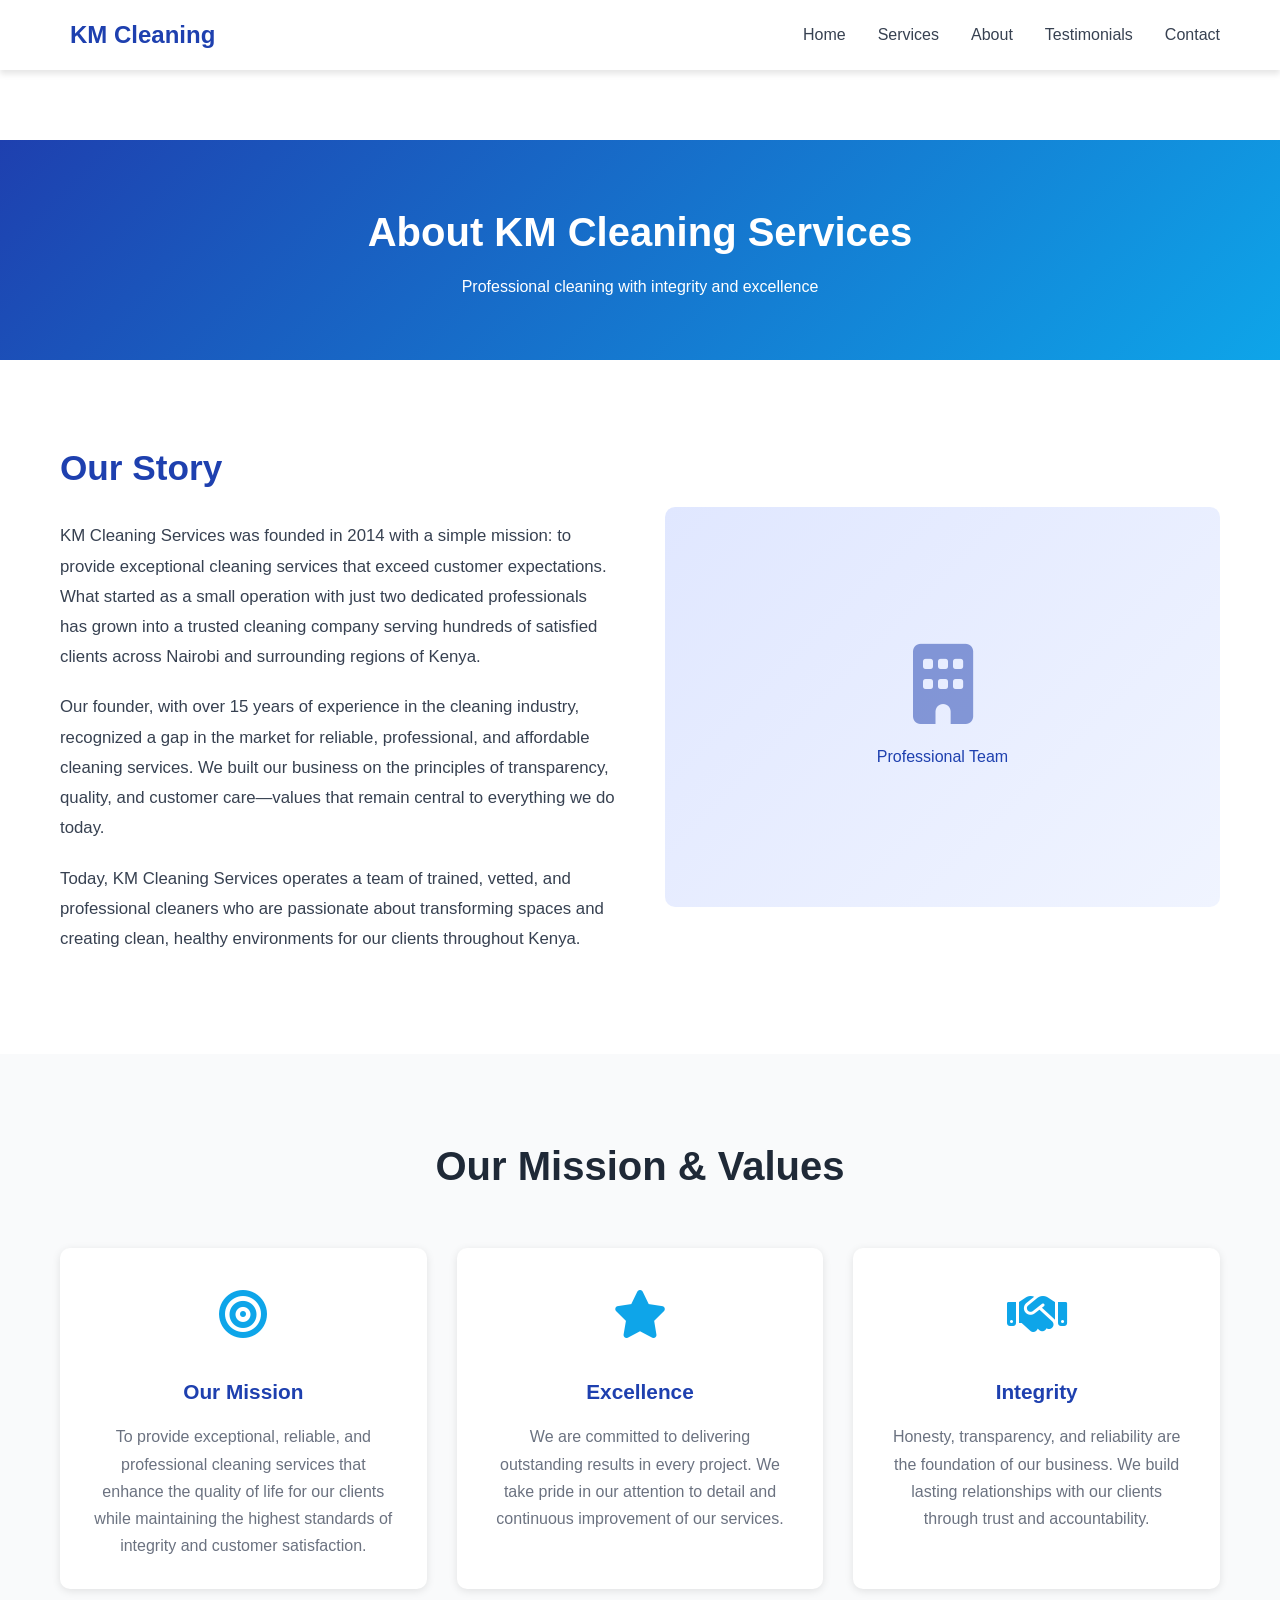
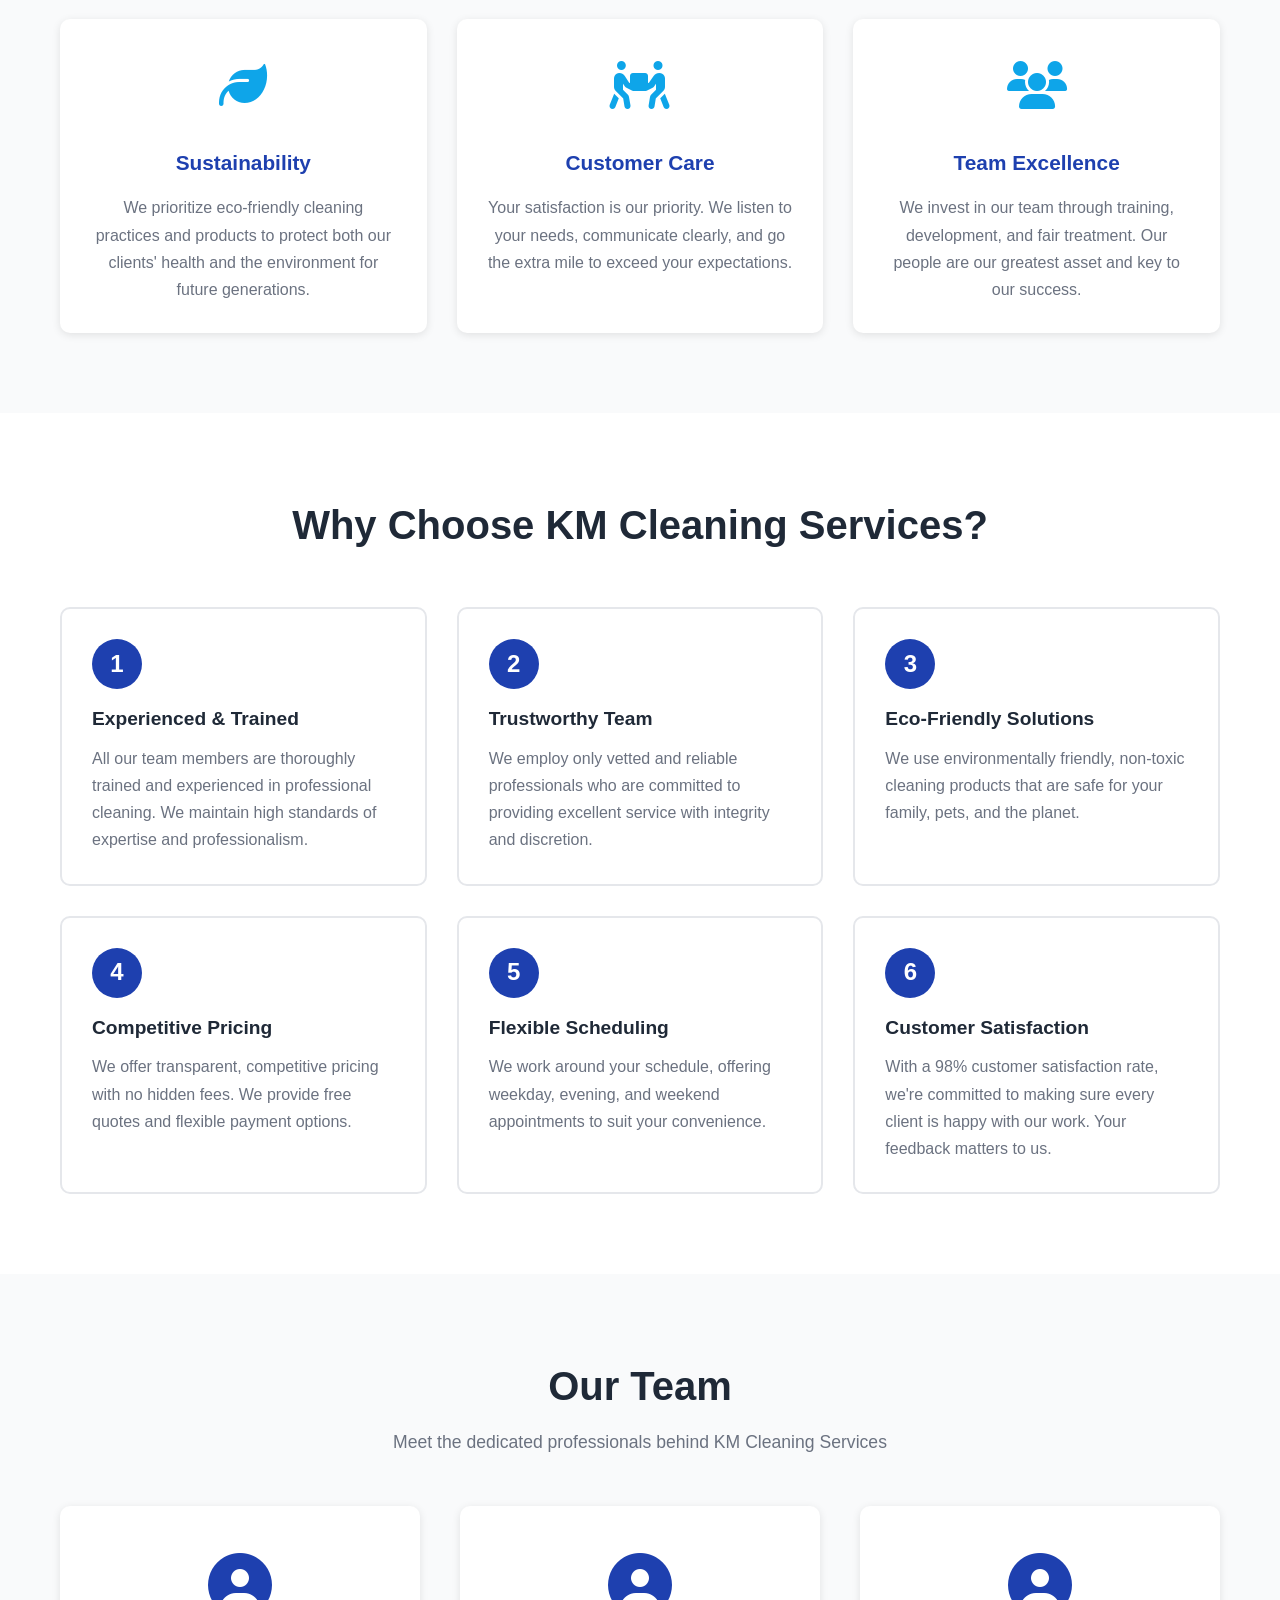
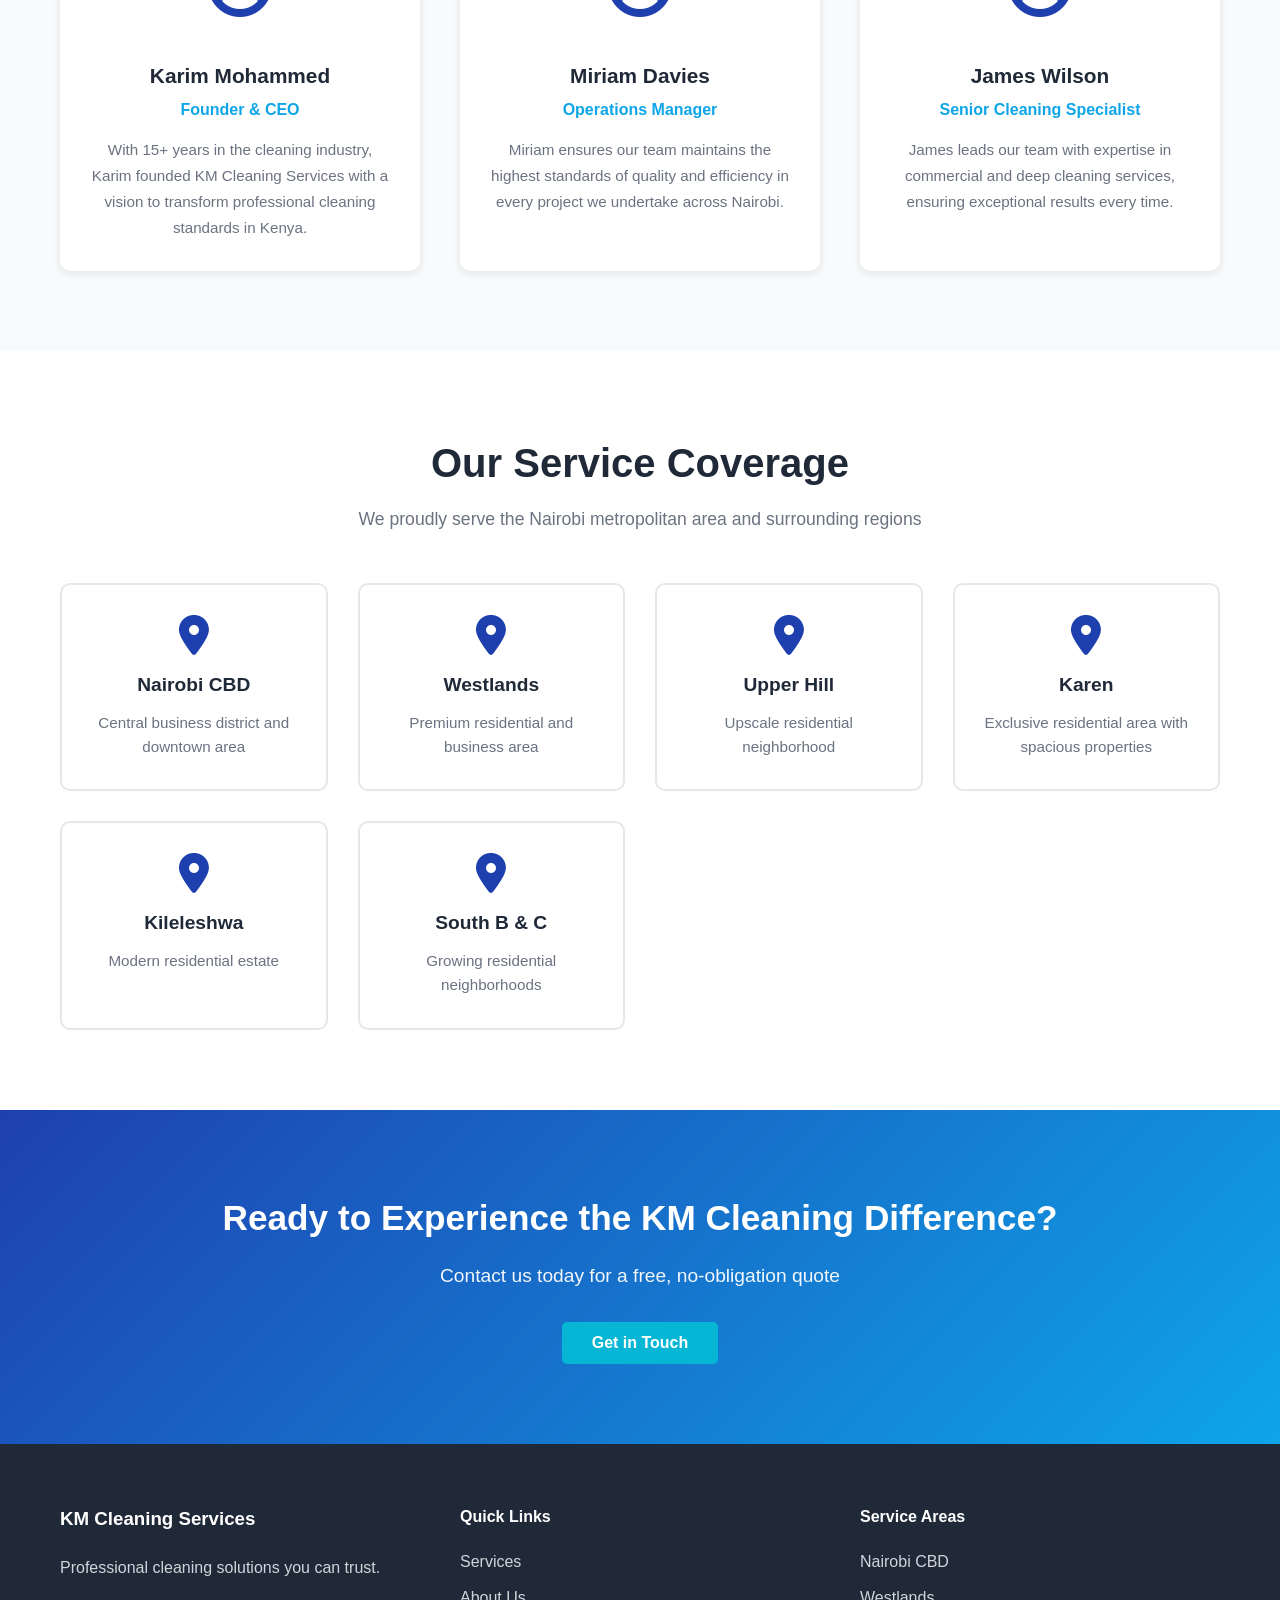
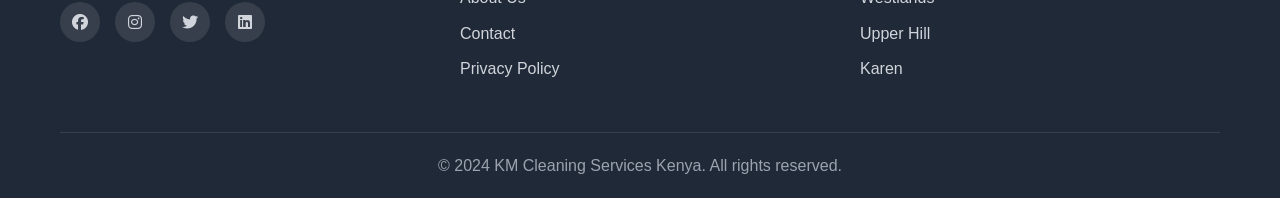
<file: about.html>
<!DOCTYPE html>
<html lang="en">
<head>
    <meta charset="UTF-8">
    <meta name="viewport" content="width=device-width, initial-scale=1.0">
    <meta name="description" content="About KM Cleaning Services - Our story, mission, and values in Kenya">
    <title>About Us - KM Cleaning Services Kenya</title>
    <link rel="stylesheet" href="css/styles.css">
    <link rel="stylesheet" href="https://cdnjs.cloudflare.com/ajax/libs/font-awesome/6.4.0/css/all.min.css">
</head>
<body>
    <!-- Navigation -->
    <nav class="navbar">
        <div class="container">
            <div class="nav-wrapper">
                <div class="logo">
                    <i class="fas fa-sparkles"></i>
                    <span>KM Cleaning</span>
                </div>
                <ul class="nav-menu">
                    <li><a href="index.html">Home</a></li>
                    <li><a href="services.html">Services</a></li>
                    <li><a href="about.html" class="active">About</a></li>
                    <li><a href="index.html#testimonials">Testimonials</a></li>
                    <li><a href="index.html#contact">Contact</a></li>
                </ul>
                <div class="hamburger">
                    <span></span>
                    <span></span>
                    <span></span>
                </div>
            </div>
        </div>
    </nav>

    <!-- Page Header -->
    <section class="page-header">
        <div class="container">
            <h1>About KM Cleaning Services</h1>
            <p>Professional cleaning with integrity and excellence</p>
        </div>
    </section>

    <!-- Our Story Section -->
    <section class="about-section">
        <div class="container">
            <div class="about-grid">
                <div class="about-text">
                    <h2>Our Story</h2>
                    <p>KM Cleaning Services was founded in 2014 with a simple mission: to provide exceptional cleaning services that exceed customer expectations. What started as a small operation with just two dedicated professionals has grown into a trusted cleaning company serving hundreds of satisfied clients across Nairobi and surrounding regions of Kenya.</p>
                    <p>Our founder, with over 15 years of experience in the cleaning industry, recognized a gap in the market for reliable, professional, and affordable cleaning services. We built our business on the principles of transparency, quality, and customer care—values that remain central to everything we do today.</p>
                    <p>Today, KM Cleaning Services operates a team of trained, vetted, and professional cleaners who are passionate about transforming spaces and creating clean, healthy environments for our clients throughout Kenya.</p>
                </div>
                <div class="about-image">
                    <div class="placeholder-image large">
                        <i class="fas fa-building"></i>
                        <p>Professional Team</p>
                    </div>
                </div>
            </div>
        </div>
    </section>

    <!-- Mission & Values Section -->
    <section class="mission-section">
        <div class="container">
            <h2>Our Mission & Values</h2>
            <div class="mission-grid">
                <div class="mission-card">
                    <div class="mission-icon">
                        <i class="fas fa-bullseye"></i>
                    </div>
                    <h3>Our Mission</h3>
                    <p>To provide exceptional, reliable, and professional cleaning services that enhance the quality of life for our clients while maintaining the highest standards of integrity and customer satisfaction.</p>
                </div>
                <div class="mission-card">
                    <div class="mission-icon">
                        <i class="fas fa-star"></i>
                    </div>
                    <h3>Excellence</h3>
                    <p>We are committed to delivering outstanding results in every project. We take pride in our attention to detail and continuous improvement of our services.</p>
                </div>
                <div class="mission-card">
                    <div class="mission-icon">
                        <i class="fas fa-handshake"></i>
                    </div>
                    <h3>Integrity</h3>
                    <p>Honesty, transparency, and reliability are the foundation of our business. We build lasting relationships with our clients through trust and accountability.</p>
                </div>
                <div class="mission-card">
                    <div class="mission-icon">
                        <i class="fas fa-leaf"></i>
                    </div>
                    <h3>Sustainability</h3>
                    <p>We prioritize eco-friendly cleaning practices and products to protect both our clients' health and the environment for future generations.</p>
                </div>
                <div class="mission-card">
                    <div class="mission-icon">
                        <i class="fas fa-people-carry"></i>
                    </div>
                    <h3>Customer Care</h3>
                    <p>Your satisfaction is our priority. We listen to your needs, communicate clearly, and go the extra mile to exceed your expectations.</p>
                </div>
                <div class="mission-card">
                    <div class="mission-icon">
                        <i class="fas fa-users"></i>
                    </div>
                    <h3>Team Excellence</h3>
                    <p>We invest in our team through training, development, and fair treatment. Our people are our greatest asset and key to our success.</p>
                </div>
            </div>
        </div>
    </section>

    <!-- Why Choose Us Section -->
    <section class="why-choose-us">
        <div class="container">
            <h2>Why Choose KM Cleaning Services?</h2>
            <div class="reasons-grid">
                <div class="reason-item">
                    <div class="reason-number">1</div>
                    <h3>Experienced & Trained</h3>
                    <p>All our team members are thoroughly trained and experienced in professional cleaning. We maintain high standards of expertise and professionalism.</p>
                </div>
                <div class="reason-item">
                    <div class="reason-number">2</div>
                    <h3>Trustworthy Team</h3>
                    <p>We employ only vetted and reliable professionals who are committed to providing excellent service with integrity and discretion.</p>
                </div>
                <div class="reason-item">
                    <div class="reason-number">3</div>
                    <h3>Eco-Friendly Solutions</h3>
                    <p>We use environmentally friendly, non-toxic cleaning products that are safe for your family, pets, and the planet.</p>
                </div>
                <div class="reason-item">
                    <div class="reason-number">4</div>
                    <h3>Competitive Pricing</h3>
                    <p>We offer transparent, competitive pricing with no hidden fees. We provide free quotes and flexible payment options.</p>
                </div>
                <div class="reason-item">
                    <div class="reason-number">5</div>
                    <h3>Flexible Scheduling</h3>
                    <p>We work around your schedule, offering weekday, evening, and weekend appointments to suit your convenience.</p>
                </div>
                <div class="reason-item">
                    <div class="reason-number">6</div>
                    <h3>Customer Satisfaction</h3>
                    <p>With a 98% customer satisfaction rate, we're committed to making sure every client is happy with our work. Your feedback matters to us.</p>
                </div>
            </div>
        </div>
    </section>

    <!-- Team Section -->
    <section class="team-section">
        <div class="container">
            <h2>Our Team</h2>
            <p class="team-intro">Meet the dedicated professionals behind KM Cleaning Services</p>
            <div class="team-grid">
                <div class="team-member">
                    <div class="member-image">
                        <i class="fas fa-user-circle"></i>
                    </div>
                    <h3>Karim Mohammed</h3>
                    <p class="position">Founder & CEO</p>
                    <p class="bio">With 15+ years in the cleaning industry, Karim founded KM Cleaning Services with a vision to transform professional cleaning standards in Kenya.</p>
                </div>
                <div class="team-member">
                    <div class="member-image">
                        <i class="fas fa-user-circle"></i>
                    </div>
                    <h3>Miriam Davies</h3>
                    <p class="position">Operations Manager</p>
                    <p class="bio">Miriam ensures our team maintains the highest standards of quality and efficiency in every project we undertake across Nairobi.</p>
                </div>
                <div class="team-member">
                    <div class="member-image">
                        <i class="fas fa-user-circle"></i>
                    </div>
                    <h3>James Wilson</h3>
                    <p class="position">Senior Cleaning Specialist</p>
                    <p class="bio">James leads our team with expertise in commercial and deep cleaning services, ensuring exceptional results every time.</p>
                </div>
            </div>
        </div>
    </section>

    <!-- Service Areas Section -->
    <section class="service-areas">
        <div class="container">
            <h2>Our Service Coverage</h2>
            <p class="service-intro">We proudly serve the Nairobi metropolitan area and surrounding regions</p>
            <div class="areas-grid">
                <div class="area-item">
                    <i class="fas fa-map-marker-alt"></i>
                    <h3>Nairobi CBD</h3>
                    <p>Central business district and downtown area</p>
                </div>
                <div class="area-item">
                    <i class="fas fa-map-marker-alt"></i>
                    <h3>Westlands</h3>
                    <p>Premium residential and business area</p>
                </div>
                <div class="area-item">
                    <i class="fas fa-map-marker-alt"></i>
                    <h3>Upper Hill</h3>
                    <p>Upscale residential neighborhood</p>
                </div>
                <div class="area-item">
                    <i class="fas fa-map-marker-alt"></i>
                    <h3>Karen</h3>
                    <p>Exclusive residential area with spacious properties</p>
                </div>
                <div class="area-item">
                    <i class="fas fa-map-marker-alt"></i>
                    <h3>Kileleshwa</h3>
                    <p>Modern residential estate</p>
                </div>
                <div class="area-item">
                    <i class="fas fa-map-marker-alt"></i>
                    <h3>South B & C</h3>
                    <p>Growing residential neighborhoods</p>
                </div>
            </div>
        </div>
    </section>

    <!-- CTA Section -->
    <section class="cta-section">
        <div class="container">
            <h2>Ready to Experience the KM Cleaning Difference?</h2>
            <p>Contact us today for a free, no-obligation quote</p>
            <button class="btn btn-primary btn-lg" onclick="window.location.href='index.html#contact'">Get in Touch</button>
        </div>
    </section>

    <!-- Footer -->
    <footer class="footer">
        <div class="container">
            <div class="footer-content">
                <div class="footer-section">
                    <h3>KM Cleaning Services</h3>
                    <p>Professional cleaning solutions you can trust.</p>
                    <div class="social-links">
                        <a href="#" title="Facebook"><i class="fab fa-facebook"></i></a>
                        <a href="#" title="Instagram"><i class="fab fa-instagram"></i></a>
                        <a href="#" title="Twitter"><i class="fab fa-twitter"></i></a>
                        <a href="#" title="LinkedIn"><i class="fab fa-linkedin"></i></a>
                    </div>
                </div>
                <div class="footer-section">
                    <h4>Quick Links</h4>
                    <ul>
                        <li><a href="services.html">Services</a></li>
                        <li><a href="about.html">About Us</a></li>
                        <li><a href="index.html#contact">Contact</a></li>
                        <li><a href="privacy.html">Privacy Policy</a></li>
                    </ul>
                </div>
                <div class="footer-section">
                    <h4>Service Areas</h4>
                    <ul>
                        <li><a href="#">Nairobi CBD</a></li>
                        <li><a href="#">Westlands</a></li>
                        <li><a href="#">Upper Hill</a></li>
                        <li><a href="#">Karen</a></li>
                    </ul>
                </div>
            </div>
            <div class="footer-bottom">
                <p>&copy; 2024 KM Cleaning Services Kenya. All rights reserved.</p>
            </div>
        </div>
    </footer>

    <style>
        .page-header {
            background: linear-gradient(135deg, #1e40af 0%, #0ea5e9 100%);
            color: white;
            padding: 60px 20px;
            text-align: center;
            margin-top: 70px;
        }

        .page-header h1 {
            font-size: 2.5rem;
            margin-bottom: 10px;
        }

        .about-section {
            padding: 80px 20px;
        }

        .about-grid {
            display: grid;
            grid-template-columns: 1fr 1fr;
            gap: 50px;
            align-items: center;
        }

        .about-text h2 {
            font-size: 2.2rem;
            margin-bottom: 25px;
            color: #1e40af;
        }

        .about-text p {
            font-size: 1.05rem;
            line-height: 1.8;
            margin-bottom: 20px;
            color: #374151;
        }

        .placeholder-image.large {
            width: 100%;
            height: 400px;
            background: linear-gradient(135deg, #e0e7ff 0%, #f0f4ff 100%);
            border-radius: 10px;
            display: flex;
            flex-direction: column;
            align-items: center;
            justify-content: center;
            color: #1e40af;
        }

        .placeholder-image.large i {
            font-size: 5rem;
            margin-bottom: 20px;
            opacity: 0.5;
        }

        .mission-section {
            padding: 80px 20px;
            background-color: #f9fafb;
        }

        .mission-section h2 {
            text-align: center;
            font-size: 2.5rem;
            margin-bottom: 50px;
            color: #1f2937;
        }

        .mission-grid {
            display: grid;
            grid-template-columns: repeat(auto-fit, minmax(300px, 1fr));
            gap: 30px;
        }

        .mission-card {
            background-color: white;
            padding: 30px;
            border-radius: 10px;
            text-align: center;
            box-shadow: 0 2px 8px rgba(0, 0, 0, 0.1);
            transition: all 0.3s ease;
        }

        .mission-card:hover {
            transform: translateY(-5px);
            box-shadow: 0 8px 16px rgba(0, 0, 0, 0.15);
        }

        .mission-icon {
            font-size: 3rem;
            color: #0ea5e9;
            margin-bottom: 20px;
        }

        .mission-card h3 {
            font-size: 1.3rem;
            margin-bottom: 15px;
            color: #1e40af;
        }

        .mission-card p {
            color: #6b7280;
            line-height: 1.7;
        }

        .why-choose-us {
            padding: 80px 20px;
        }

        .why-choose-us h2 {
            text-align: center;
            font-size: 2.5rem;
            margin-bottom: 50px;
            color: #1f2937;
        }

        .reasons-grid {
            display: grid;
            grid-template-columns: repeat(auto-fit, minmax(300px, 1fr));
            gap: 30px;
        }

        .reason-item {
            padding: 30px;
            border: 2px solid #e5e7eb;
            border-radius: 10px;
            transition: all 0.3s ease;
        }

        .reason-item:hover {
            border-color: #0ea5e9;
            box-shadow: 0 4px 12px rgba(14, 165, 233, 0.1);
        }

        .reason-number {
            display: inline-flex;
            align-items: center;
            justify-content: center;
            width: 50px;
            height: 50px;
            background-color: #1e40af;
            color: white;
            border-radius: 50%;
            font-size: 1.5rem;
            font-weight: bold;
            margin-bottom: 15px;
        }

        .reason-item h3 {
            font-size: 1.2rem;
            margin-bottom: 10px;
            color: #1f2937;
        }

        .reason-item p {
            color: #6b7280;
            line-height: 1.7;
        }

        .team-section {
            padding: 80px 20px;
            background-color: #f9fafb;
        }

        .team-section h2 {
            text-align: center;
            font-size: 2.5rem;
            margin-bottom: 10px;
            color: #1f2937;
        }

        .team-intro {
            text-align: center;
            font-size: 1.1rem;
            color: #6b7280;
            margin-bottom: 50px;
        }

        .team-grid {
            display: grid;
            grid-template-columns: repeat(auto-fit, minmax(280px, 1fr));
            gap: 40px;
        }

        .team-member {
            background-color: white;
            padding: 30px;
            border-radius: 10px;
            text-align: center;
            box-shadow: 0 2px 8px rgba(0, 0, 0, 0.1);
        }

        .member-image {
            font-size: 4rem;
            color: #1e40af;
            margin-bottom: 20px;
        }

        .team-member h3 {
            font-size: 1.3rem;
            margin-bottom: 5px;
            color: #1f2937;
        }

        .team-member .position {
            color: #0ea5e9;
            font-weight: 600;
            margin-bottom: 15px;
        }

        .team-member .bio {
            color: #6b7280;
            line-height: 1.7;
            font-size: 0.95rem;
        }

        .service-areas {
            padding: 80px 20px;
        }

        .service-areas h2 {
            text-align: center;
            font-size: 2.5rem;
            margin-bottom: 10px;
            color: #1f2937;
        }

        .service-intro {
            text-align: center;
            font-size: 1.1rem;
            color: #6b7280;
            margin-bottom: 50px;
        }

        .areas-grid {
            display: grid;
            grid-template-columns: repeat(auto-fit, minmax(250px, 1fr));
            gap: 30px;
        }

        .area-item {
            background-color: white;
            padding: 30px;
            border-radius: 10px;
            text-align: center;
            border: 2px solid #e5e7eb;
            transition: all 0.3s ease;
        }

        .area-item:hover {
            border-color: #0ea5e9;
            box-shadow: 0 4px 12px rgba(14, 165, 233, 0.15);
            transform: translateY(-5px);
        }

        .area-item i {
            font-size: 2.5rem;
            color: #1e40af;
            margin-bottom: 15px;
        }

        .area-item h3 {
            font-size: 1.2rem;
            margin-bottom: 10px;
            color: #1f2937;
        }

        .area-item p {
            color: #6b7280;
            font-size: 0.95rem;
        }

        .cta-section {
            background: linear-gradient(135deg, #1e40af 0%, #0ea5e9 100%);
            color: white;
            padding: 80px 20px;
            text-align: center;
        }

        .cta-section h2 {
            font-size: 2.2rem;
            margin-bottom: 15px;
        }

        .cta-section p {
            font-size: 1.2rem;
            margin-bottom: 30px;
            opacity: 0.95;
        }

        @media (max-width: 768px) {
            .about-grid {
                grid-template-columns: 1fr;
                gap: 30px;
            }

            .page-header h1 {
                font-size: 2rem;
            }

            .mission-section h2,
            .why-choose-us h2,
            .team-section h2,
            .service-areas h2 {
                font-size: 2rem;
            }

            .about-text h2 {
                font-size: 1.8rem;
            }
        }
    </style>

    <script src="js/script.js"></script>
</body>
</html>
</file>
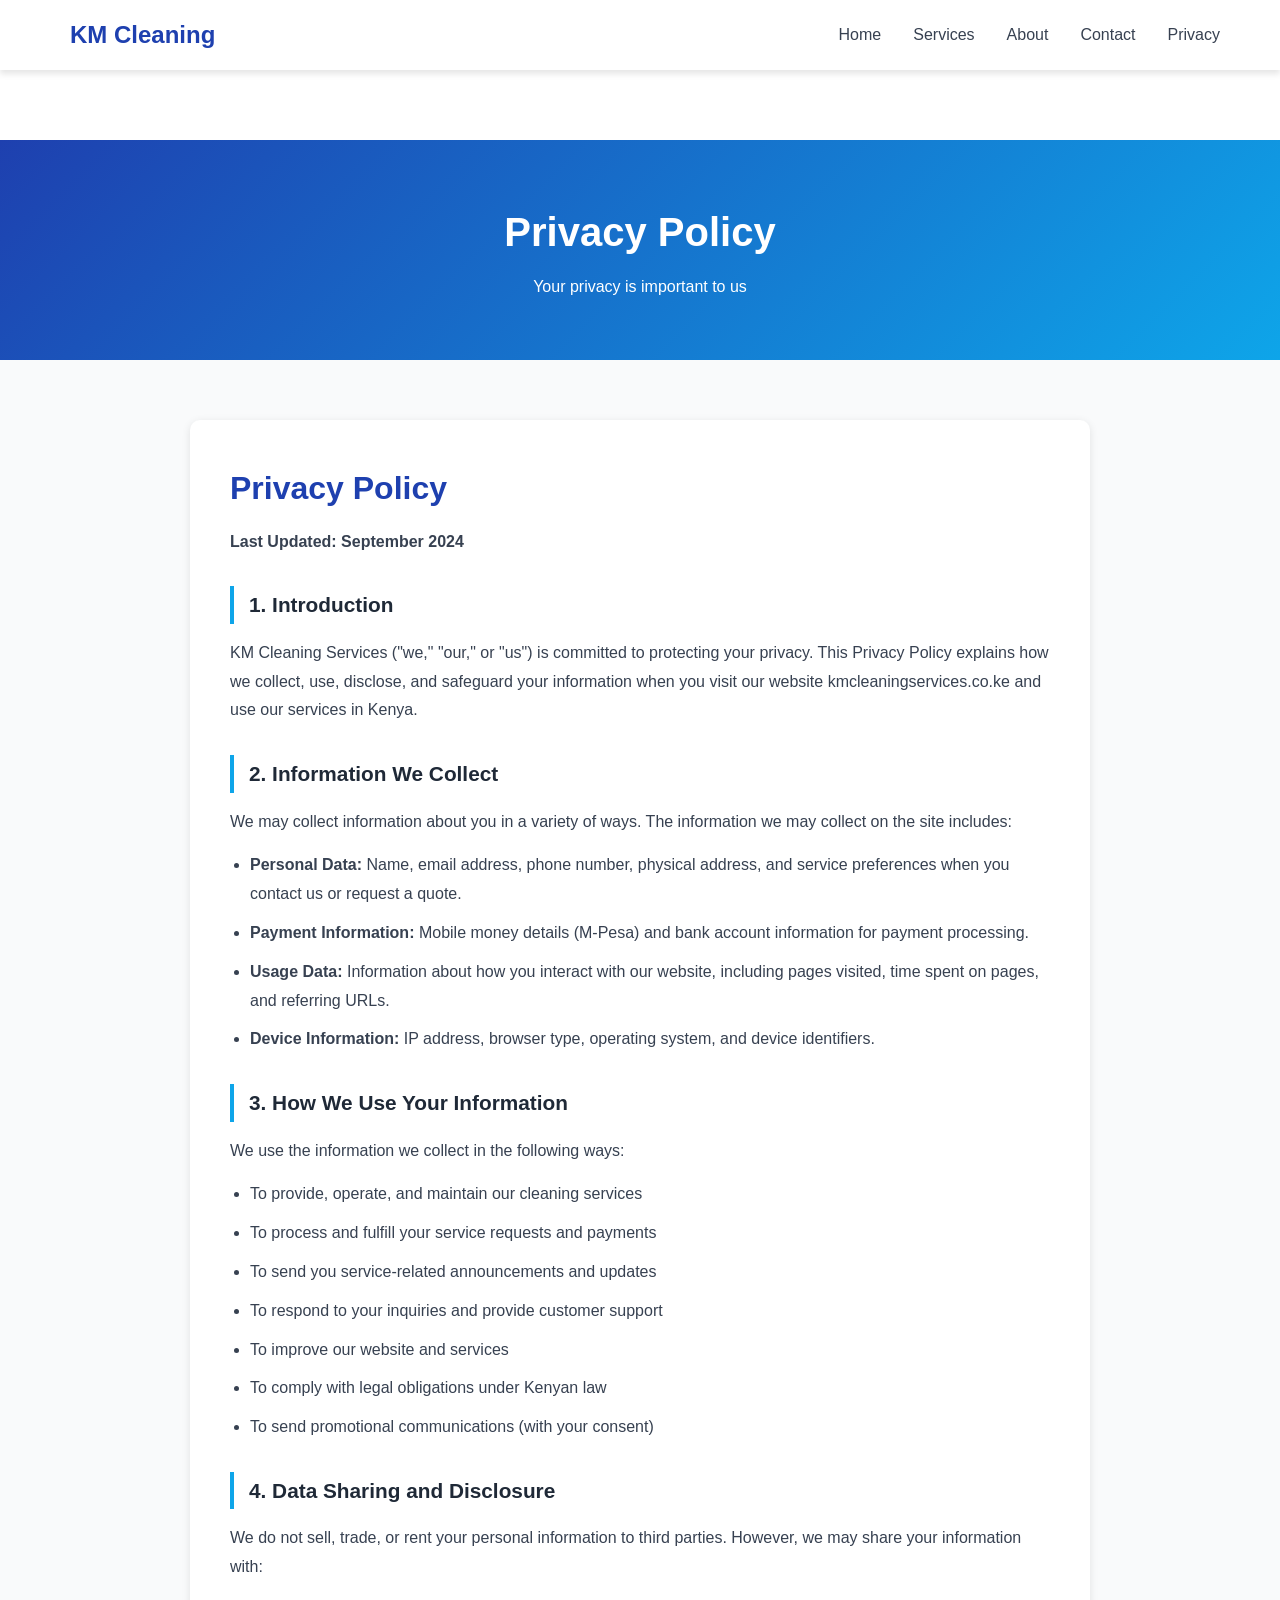
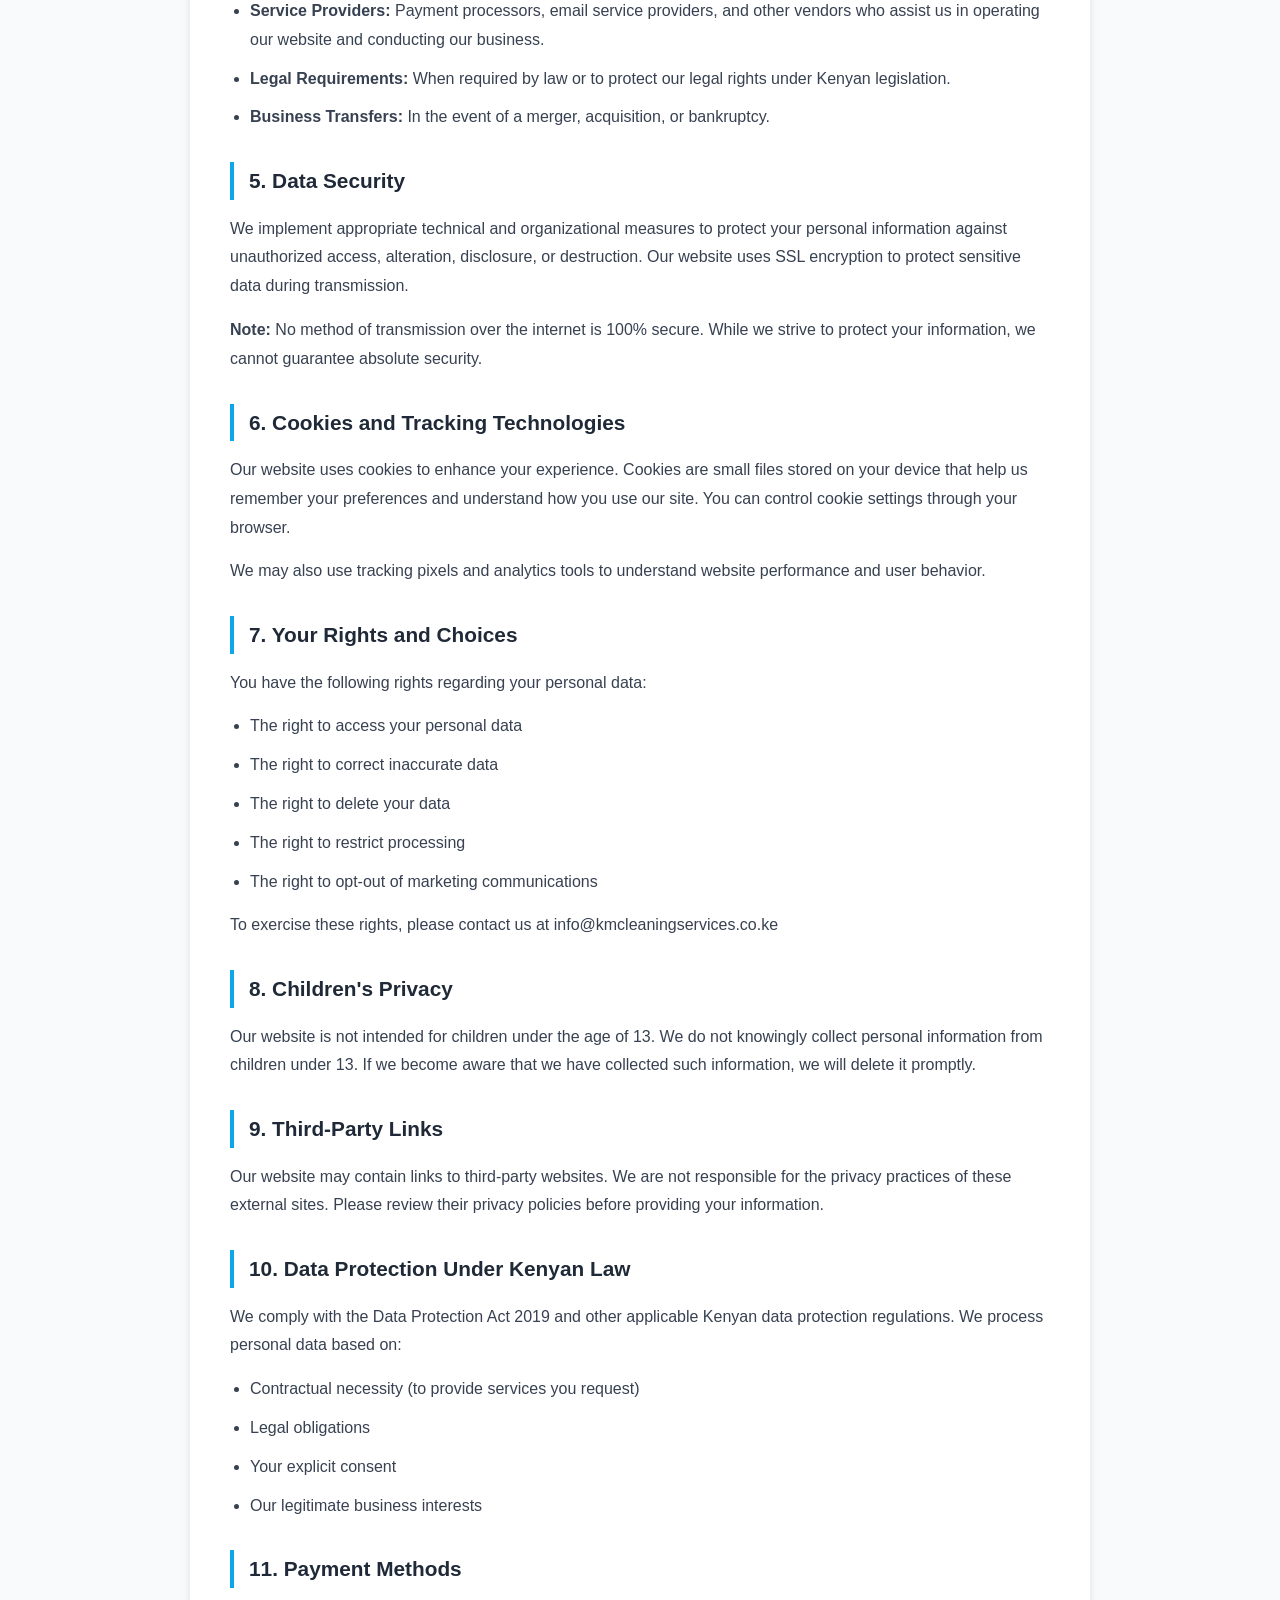
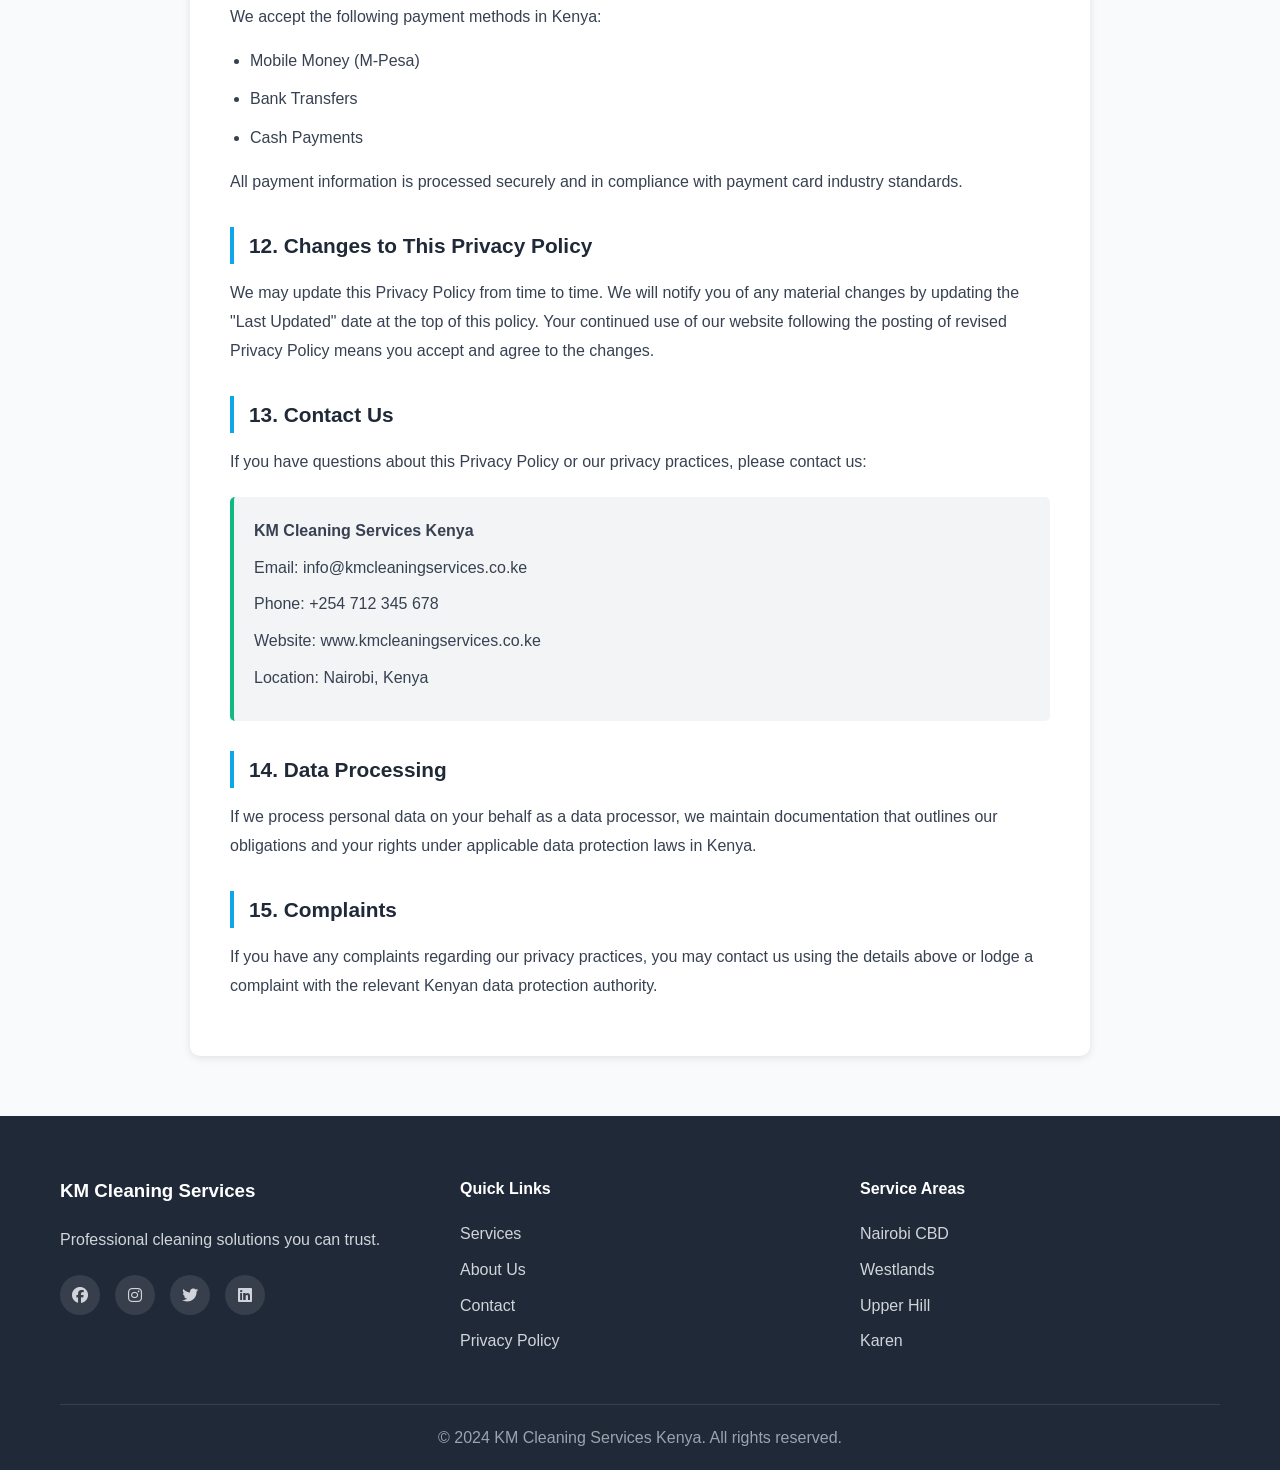
<file: privacy.html>
<!DOCTYPE html>
<html lang="en">
<head>
    <meta charset="UTF-8">
    <meta name="viewport" content="width=device-width, initial-scale=1.0">
    <meta name="description" content="Privacy Policy for KM Cleaning Services Kenya">
    <title>Privacy Policy - KM Cleaning Services Kenya</title>
    <link rel="stylesheet" href="css/styles.css">
    <link rel="stylesheet" href="https://cdnjs.cloudflare.com/ajax/libs/font-awesome/6.4.0/css/all.min.css">
</head>
<body>
    <!-- Navigation -->
    <nav class="navbar">
        <div class="container">
            <div class="nav-wrapper">
                <div class="logo">
                    <i class="fas fa-sparkles"></i>
                    <span>KM Cleaning</span>
                </div>
                <ul class="nav-menu">
                    <li><a href="index.html">Home</a></li>
                    <li><a href="services.html">Services</a></li>
                    <li><a href="about.html">About</a></li>
                    <li><a href="index.html#contact">Contact</a></li>
                    <li><a href="privacy.html" class="active">Privacy</a></li>
                </ul>
                <div class="hamburger">
                    <span></span>
                    <span></span>
                    <span></span>
                </div>
            </div>
        </div>
    </nav>

    <!-- Page Header -->
    <section class="page-header">
        <div class="container">
            <h1>Privacy Policy</h1>
            <p>Your privacy is important to us</p>
        </div>
    </section>

    <!-- Privacy Content -->
    <section class="legal-content">
        <div class="container">
            <div class="legal-document">
                <h2>Privacy Policy</h2>
                <p><strong>Last Updated: September 2024</strong></p>

                <h3>1. Introduction</h3>
                <p>KM Cleaning Services ("we," "our," or "us") is committed to protecting your privacy. This Privacy Policy explains how we collect, use, disclose, and safeguard your information when you visit our website kmcleaningservices.co.ke and use our services in Kenya.</p>

                <h3>2. Information We Collect</h3>
                <p>We may collect information about you in a variety of ways. The information we may collect on the site includes:</p>
                <ul>
                    <li><strong>Personal Data:</strong> Name, email address, phone number, physical address, and service preferences when you contact us or request a quote.</li>
                    <li><strong>Payment Information:</strong> Mobile money details (M-Pesa) and bank account information for payment processing.</li>
                    <li><strong>Usage Data:</strong> Information about how you interact with our website, including pages visited, time spent on pages, and referring URLs.</li>
                    <li><strong>Device Information:</strong> IP address, browser type, operating system, and device identifiers.</li>
                </ul>

                <h3>3. How We Use Your Information</h3>
                <p>We use the information we collect in the following ways:</p>
                <ul>
                    <li>To provide, operate, and maintain our cleaning services</li>
                    <li>To process and fulfill your service requests and payments</li>
                    <li>To send you service-related announcements and updates</li>
                    <li>To respond to your inquiries and provide customer support</li>
                    <li>To improve our website and services</li>
                    <li>To comply with legal obligations under Kenyan law</li>
                    <li>To send promotional communications (with your consent)</li>
                </ul>

                <h3>4. Data Sharing and Disclosure</h3>
                <p>We do not sell, trade, or rent your personal information to third parties. However, we may share your information with:</p>
                <ul>
                    <li><strong>Service Providers:</strong> Payment processors, email service providers, and other vendors who assist us in operating our website and conducting our business.</li>
                    <li><strong>Legal Requirements:</strong> When required by law or to protect our legal rights under Kenyan legislation.</li>
                    <li><strong>Business Transfers:</strong> In the event of a merger, acquisition, or bankruptcy.</li>
                </ul>

                <h3>5. Data Security</h3>
                <p>We implement appropriate technical and organizational measures to protect your personal information against unauthorized access, alteration, disclosure, or destruction. Our website uses SSL encryption to protect sensitive data during transmission.</p>
                <p><strong>Note:</strong> No method of transmission over the internet is 100% secure. While we strive to protect your information, we cannot guarantee absolute security.</p>

                <h3>6. Cookies and Tracking Technologies</h3>
                <p>Our website uses cookies to enhance your experience. Cookies are small files stored on your device that help us remember your preferences and understand how you use our site. You can control cookie settings through your browser.</p>
                <p>We may also use tracking pixels and analytics tools to understand website performance and user behavior.</p>

                <h3>7. Your Rights and Choices</h3>
                <p>You have the following rights regarding your personal data:</p>
                <ul>
                    <li>The right to access your personal data</li>
                    <li>The right to correct inaccurate data</li>
                    <li>The right to delete your data</li>
                    <li>The right to restrict processing</li>
                    <li>The right to opt-out of marketing communications</li>
                </ul>
                <p>To exercise these rights, please contact us at info@kmcleaningservices.co.ke</p>

                <h3>8. Children's Privacy</h3>
                <p>Our website is not intended for children under the age of 13. We do not knowingly collect personal information from children under 13. If we become aware that we have collected such information, we will delete it promptly.</p>

                <h3>9. Third-Party Links</h3>
                <p>Our website may contain links to third-party websites. We are not responsible for the privacy practices of these external sites. Please review their privacy policies before providing your information.</p>

                <h3>10. Data Protection Under Kenyan Law</h3>
                <p>We comply with the Data Protection Act 2019 and other applicable Kenyan data protection regulations. We process personal data based on:</p>
                <ul>
                    <li>Contractual necessity (to provide services you request)</li>
                    <li>Legal obligations</li>
                    <li>Your explicit consent</li>
                    <li>Our legitimate business interests</li>
                </ul>

                <h3>11. Payment Methods</h3>
                <p>We accept the following payment methods in Kenya:</p>
                <ul>
                    <li>Mobile Money (M-Pesa)</li>
                    <li>Bank Transfers</li>
                    <li>Cash Payments</li>
                </ul>
                <p>All payment information is processed securely and in compliance with payment card industry standards.</p>

                <h3>12. Changes to This Privacy Policy</h3>
                <p>We may update this Privacy Policy from time to time. We will notify you of any material changes by updating the "Last Updated" date at the top of this policy. Your continued use of our website following the posting of revised Privacy Policy means you accept and agree to the changes.</p>

                <h3>13. Contact Us</h3>
                <p>If you have questions about this Privacy Policy or our privacy practices, please contact us:</p>
                <div class="contact-details">
                    <p><strong>KM Cleaning Services Kenya</strong></p>
                    <p>Email: info@kmcleaningservices.co.ke</p>
                    <p>Phone: +254 712 345 678</p>
                    <p>Website: www.kmcleaningservices.co.ke</p>
                    <p>Location: Nairobi, Kenya</p>
                </div>

                <h3>14. Data Processing</h3>
                <p>If we process personal data on your behalf as a data processor, we maintain documentation that outlines our obligations and your rights under applicable data protection laws in Kenya.</p>

                <h3>15. Complaints</h3>
                <p>If you have any complaints regarding our privacy practices, you may contact us using the details above or lodge a complaint with the relevant Kenyan data protection authority.</p>
            </div>
        </div>
    </section>

    <!-- Footer -->
    <footer class="footer">
        <div class="container">
            <div class="footer-content">
                <div class="footer-section">
                    <h3>KM Cleaning Services</h3>
                    <p>Professional cleaning solutions you can trust.</p>
                    <div class="social-links">
                        <a href="#" title="Facebook"><i class="fab fa-facebook"></i></a>
                        <a href="#" title="Instagram"><i class="fab fa-instagram"></i></a>
                        <a href="#" title="Twitter"><i class="fab fa-twitter"></i></a>
                        <a href="#" title="LinkedIn"><i class="fab fa-linkedin"></i></a>
                    </div>
                </div>
                <div class="footer-section">
                    <h4>Quick Links</h4>
                    <ul>
                        <li><a href="services.html">Services</a></li>
                        <li><a href="about.html">About Us</a></li>
                        <li><a href="index.html#contact">Contact</a></li>
                        <li><a href="privacy.html">Privacy Policy</a></li>
                    </ul>
                </div>
                <div class="footer-section">
                    <h4>Service Areas</h4>
                    <ul>
                        <li><a href="#">Nairobi CBD</a></li>
                        <li><a href="#">Westlands</a></li>
                        <li><a href="#">Upper Hill</a></li>
                        <li><a href="#">Karen</a></li>
                    </ul>
                </div>
            </div>
            <div class="footer-bottom">
                <p>&copy; 2024 KM Cleaning Services Kenya. All rights reserved.</p>
            </div>
        </div>
    </footer>

    <style>
        .page-header {
            background: linear-gradient(135deg, #1e40af 0%, #0ea5e9 100%);
            color: white;
            padding: 60px 20px;
            text-align: center;
            margin-top: 70px;
        }

        .page-header h1 {
            font-size: 2.5rem;
            margin-bottom: 10px;
        }

        .legal-content {
            padding: 60px 20px;
            background-color: #f9fafb;
        }

        .legal-document {
            max-width: 900px;
            margin: 0 auto;
            background-color: white;
            padding: 40px;
            border-radius: 10px;
            box-shadow: 0 2px 8px rgba(0, 0, 0, 0.1);
            line-height: 1.8;
        }

        .legal-document h2 {
            font-size: 2rem;
            margin-bottom: 10px;
            color: #1e40af;
        }

        .legal-document h3 {
            font-size: 1.3rem;
            margin-top: 30px;
            margin-bottom: 15px;
            color: #1f2937;
            border-left: 4px solid #0ea5e9;
            padding-left: 15px;
        }

        .legal-document p {
            margin-bottom: 15px;
            color: #374151;
        }

        .legal-document ul {
            margin-left: 20px;
            margin-bottom: 15px;
        }

        .legal-document li {
            margin-bottom: 10px;
            color: #374151;
        }

        .contact-details {
            background-color: #f3f4f6;
            padding: 20px;
            border-radius: 5px;
            border-left: 4px solid #10b981;
            margin-top: 20px;
        }

        .contact-details p {
            margin-bottom: 8px;
        }

        @media (max-width: 768px) {
            .legal-document {
                padding: 25px;
            }

            .page-header h1 {
                font-size: 2rem;
            }
        }
    </style>

    <script src="js/script.js"></script>
</body>
</html>
</file>
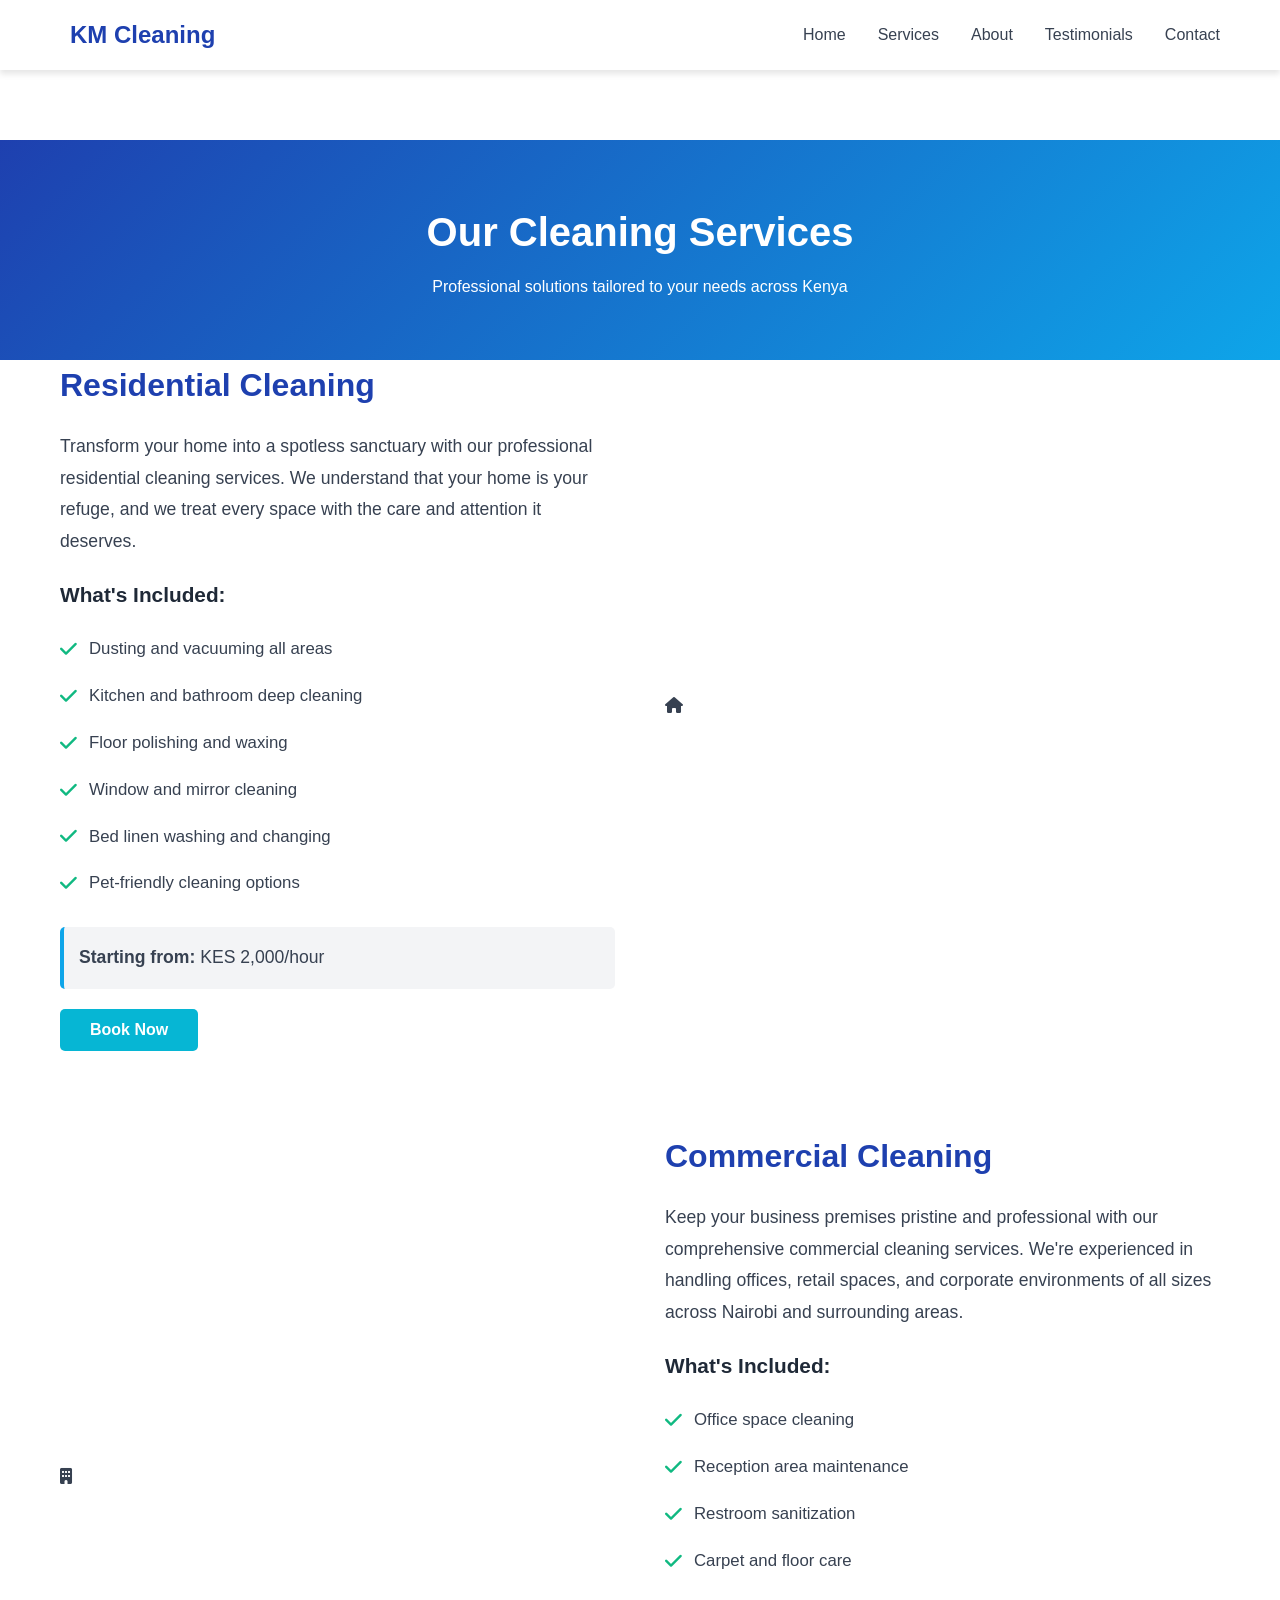
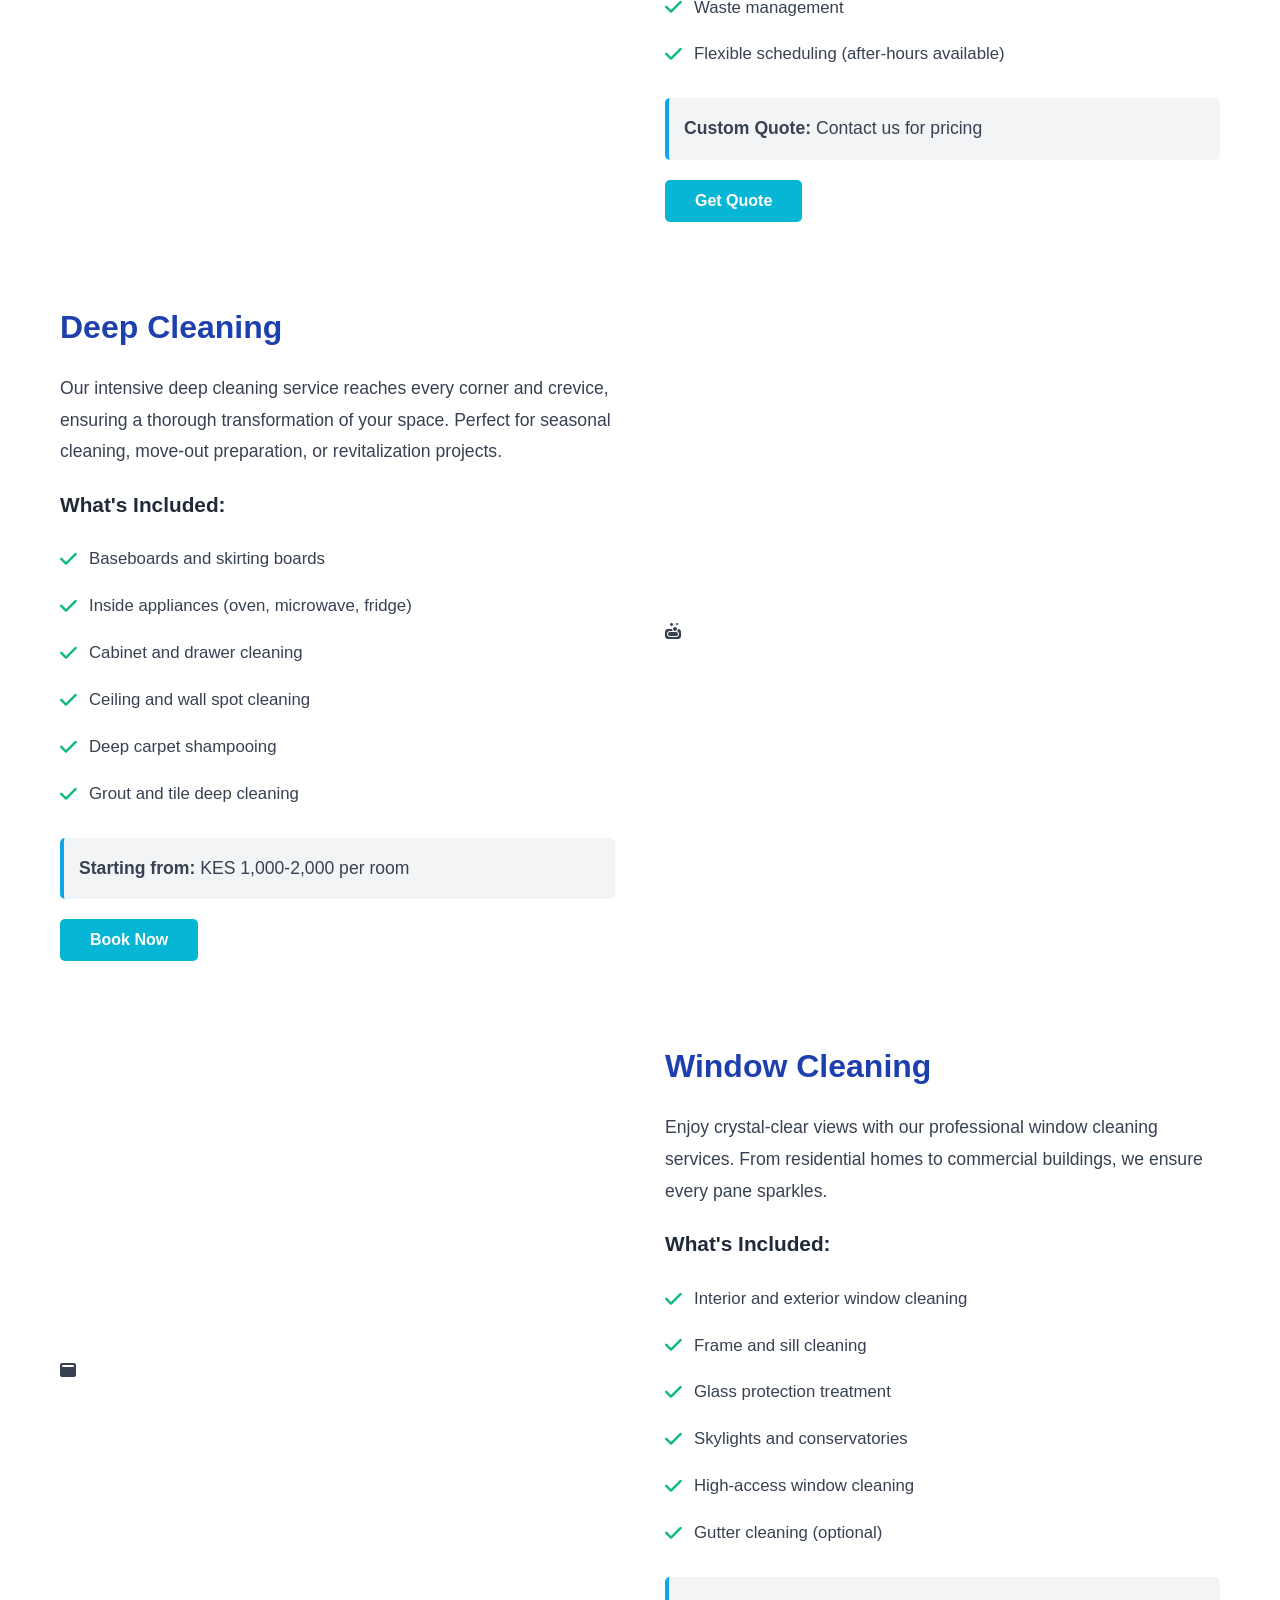
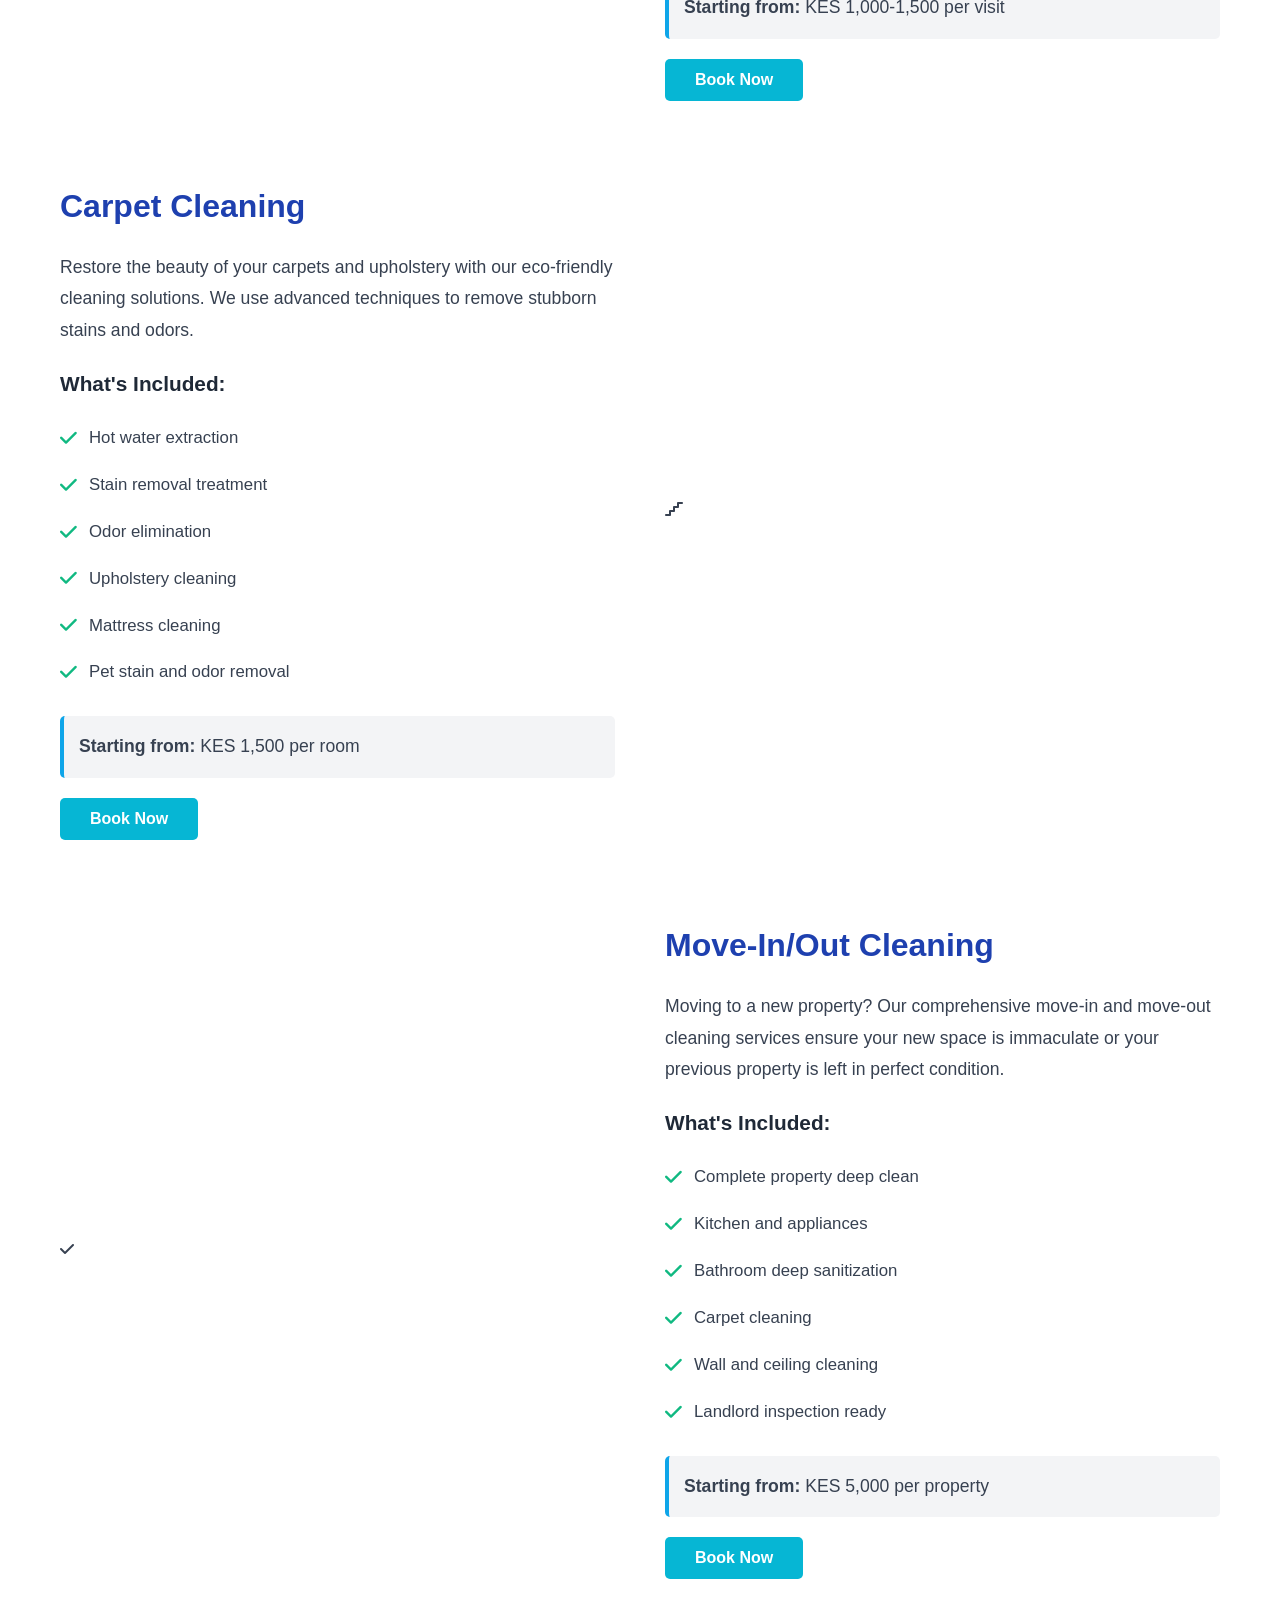
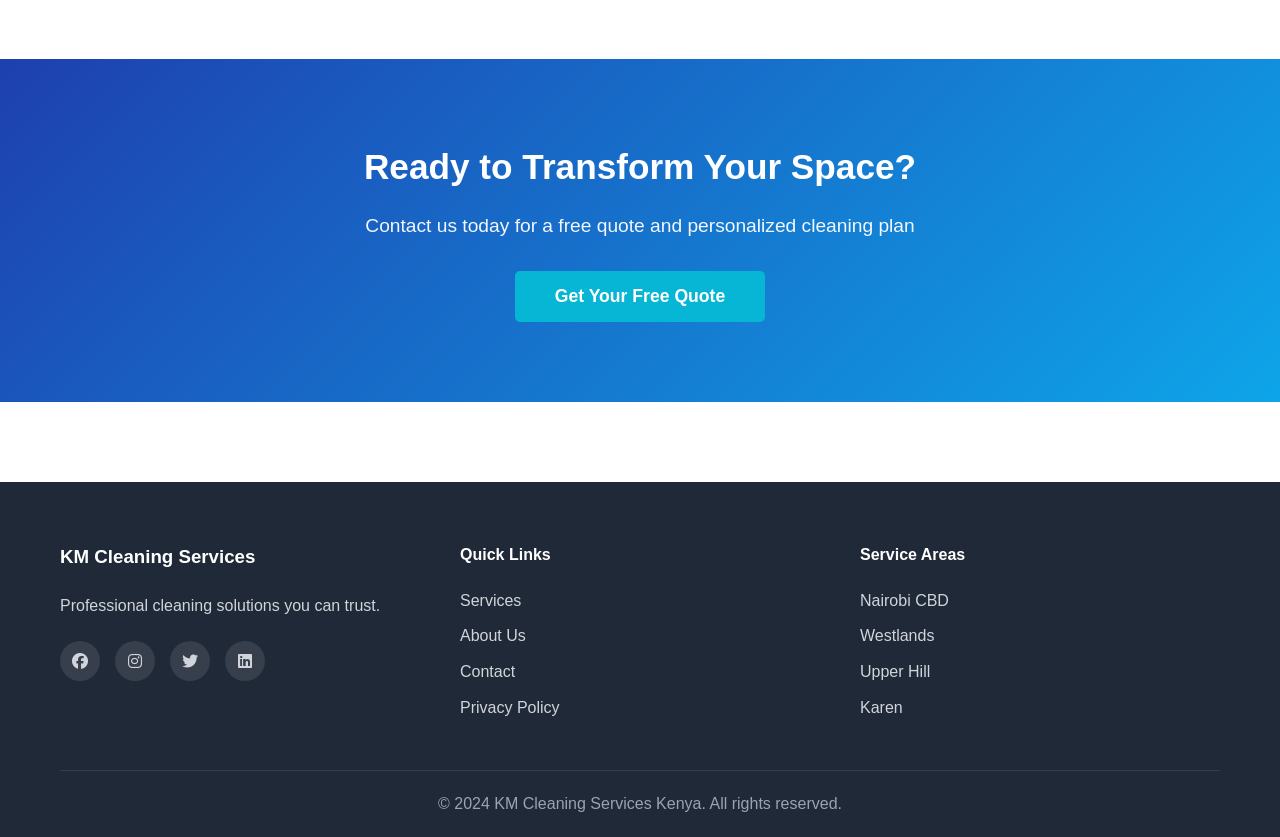
<file: services.html>
<!DOCTYPE html>
<html lang="en">
<head>
    <meta charset="UTF-8">
    <meta name="viewport" content="width=device-width, initial-scale=1.0">
    <meta name="description" content="Detailed information about KM Cleaning Services offerings in Kenya">
    <title>Our Services - KM Cleaning Services Kenya</title>
    <link rel="stylesheet" href="css/styles.css">
    <link rel="stylesheet" href="https://cdnjs.cloudflare.com/ajax/libs/font-awesome/6.4.0/css/all.min.css">
</head>
<body>
    <!-- Navigation -->
    <nav class="navbar">
        <div class="container">
            <div class="nav-wrapper">
                <div class="logo">
                    <i class="fas fa-sparkles"></i>
                    <span>KM Cleaning</span>
                </div>
                <ul class="nav-menu">
                    <li><a href="index.html">Home</a></li>
                    <li><a href="#services" class="active">Services</a></li>
                    <li><a href="index.html#about">About</a></li>
                    <li><a href="index.html#testimonials">Testimonials</a></li>
                    <li><a href="index.html#contact">Contact</a></li>
                </ul>
                <div class="hamburger">
                    <span></span>
                    <span></span>
                    <span></span>
                </div>
            </div>
        </div>
    </nav>

    <!-- Page Header -->
    <section class="page-header">
        <div class="container">
            <h1>Our Cleaning Services</h1>
            <p>Professional solutions tailored to your needs across Kenya</p>
        </div>
    </section>

    <!-- Services Detail Section -->
    <section class="services-detail" id="services">
        <div class="container">
            <div class="service-detail-item">
                <div class="service-detail-content">
                    <h2>Residential Cleaning</h2>
                    <p>Transform your home into a spotless sanctuary with our professional residential cleaning services. We understand that your home is your refuge, and we treat every space with the care and attention it deserves.</p>
                    <h3>What's Included:</h3>
                    <ul class="service-list">
                        <li><i class="fas fa-check"></i> Dusting and vacuuming all areas</li>
                        <li><i class="fas fa-check"></i> Kitchen and bathroom deep cleaning</li>
                        <li><i class="fas fa-check"></i> Floor polishing and waxing</li>
                        <li><i class="fas fa-check"></i> Window and mirror cleaning</li>
                        <li><i class="fas fa-check"></i> Bed linen washing and changing</li>
                        <li><i class="fas fa-check"></i> Pet-friendly cleaning options</li>
                    </ul>
                    <p class="service-price"><strong>Starting from:</strong> KES 2,000/hour</p>
                    <button class="btn btn-primary" onclick="window.location.href='index.html#contact'">Book Now</button>
                </div>
                <div class="service-detail-image">
                    <div class="placeholder-image">
                        <i class="fas fa-home"></i>
                    </div>
                </div>
            </div>

            <div class="service-detail-item reverse">
                <div class="service-detail-content">
                    <h2>Commercial Cleaning</h2>
                    <p>Keep your business premises pristine and professional with our comprehensive commercial cleaning services. We're experienced in handling offices, retail spaces, and corporate environments of all sizes across Nairobi and surrounding areas.</p>
                    <h3>What's Included:</h3>
                    <ul class="service-list">
                        <li><i class="fas fa-check"></i> Office space cleaning</li>
                        <li><i class="fas fa-check"></i> Reception area maintenance</li>
                        <li><i class="fas fa-check"></i> Restroom sanitization</li>
                        <li><i class="fas fa-check"></i> Carpet and floor care</li>
                        <li><i class="fas fa-check"></i> Waste management</li>
                        <li><i class="fas fa-check"></i> Flexible scheduling (after-hours available)</li>
                    </ul>
                    <p class="service-price"><strong>Custom Quote:</strong> Contact us for pricing</p>
                    <button class="btn btn-primary" onclick="window.location.href='index.html#contact'">Get Quote</button>
                </div>
                <div class="service-detail-image">
                    <div class="placeholder-image">
                        <i class="fas fa-building"></i>
                    </div>
                </div>
            </div>

            <div class="service-detail-item">
                <div class="service-detail-content">
                    <h2>Deep Cleaning</h2>
                    <p>Our intensive deep cleaning service reaches every corner and crevice, ensuring a thorough transformation of your space. Perfect for seasonal cleaning, move-out preparation, or revitalization projects.</p>
                    <h3>What's Included:</h3>
                    <ul class="service-list">
                        <li><i class="fas fa-check"></i> Baseboards and skirting boards</li>
                        <li><i class="fas fa-check"></i> Inside appliances (oven, microwave, fridge)</li>
                        <li><i class="fas fa-check"></i> Cabinet and drawer cleaning</li>
                        <li><i class="fas fa-check"></i> Ceiling and wall spot cleaning</li>
                        <li><i class="fas fa-check"></i> Deep carpet shampooing</li>
                        <li><i class="fas fa-check"></i> Grout and tile deep cleaning</li>
                    </ul>
                    <p class="service-price"><strong>Starting from:</strong> KES 1,000-2,000 per room</p>
                    <button class="btn btn-primary" onclick="window.location.href='index.html#contact'">Book Now</button>
                </div>
                <div class="service-detail-image">
                    <div class="placeholder-image">
                        <i class="fas fa-soap"></i>
                    </div>
                </div>
            </div>

            <div class="service-detail-item reverse">
                <div class="service-detail-content">
                    <h2>Window Cleaning</h2>
                    <p>Enjoy crystal-clear views with our professional window cleaning services. From residential homes to commercial buildings, we ensure every pane sparkles.</p>
                    <h3>What's Included:</h3>
                    <ul class="service-list">
                        <li><i class="fas fa-check"></i> Interior and exterior window cleaning</li>
                        <li><i class="fas fa-check"></i> Frame and sill cleaning</li>
                        <li><i class="fas fa-check"></i> Glass protection treatment</li>
                        <li><i class="fas fa-check"></i> Skylights and conservatories</li>
                        <li><i class="fas fa-check"></i> High-access window cleaning</li>
                        <li><i class="fas fa-check"></i> Gutter cleaning (optional)</li>
                    </ul>
                    <p class="service-price"><strong>Starting from:</strong> KES 1,000-1,500 per visit</p>
                    <button class="btn btn-primary" onclick="window.location.href='index.html#contact'">Book Now</button>
                </div>
                <div class="service-detail-image">
                    <div class="placeholder-image">
                        <i class="fas fa-window-maximize"></i>
                    </div>
                </div>
            </div>

            <div class="service-detail-item">
                <div class="service-detail-content">
                    <h2>Carpet Cleaning</h2>
                    <p>Restore the beauty of your carpets and upholstery with our eco-friendly cleaning solutions. We use advanced techniques to remove stubborn stains and odors.</p>
                    <h3>What's Included:</h3>
                    <ul class="service-list">
                        <li><i class="fas fa-check"></i> Hot water extraction</li>
                        <li><i class="fas fa-check"></i> Stain removal treatment</li>
                        <li><i class="fas fa-check"></i> Odor elimination</li>
                        <li><i class="fas fa-check"></i> Upholstery cleaning</li>
                        <li><i class="fas fa-check"></i> Mattress cleaning</li>
                        <li><i class="fas fa-check"></i> Pet stain and odor removal</li>
                    </ul>
                    <p class="service-price"><strong>Starting from:</strong> KES 1,500 per room</p>
                    <button class="btn btn-primary" onclick="window.location.href='index.html#contact'">Book Now</button>
                </div>
                <div class="service-detail-image">
                    <div class="placeholder-image">
                        <i class="fas fa-stairs"></i>
                    </div>
                </div>
            </div>

            <div class="service-detail-item reverse">
                <div class="service-detail-content">
                    <h2>Move-In/Out Cleaning</h2>
                    <p>Moving to a new property? Our comprehensive move-in and move-out cleaning services ensure your new space is immaculate or your previous property is left in perfect condition.</p>
                    <h3>What's Included:</h3>
                    <ul class="service-list">
                        <li><i class="fas fa-check"></i> Complete property deep clean</li>
                        <li><i class="fas fa-check"></i> Kitchen and appliances</li>
                        <li><i class="fas fa-check"></i> Bathroom deep sanitization</li>
                        <li><i class="fas fa-check"></i> Carpet cleaning</li>
                        <li><i class="fas fa-check"></i> Wall and ceiling cleaning</li>
                        <li><i class="fas fa-check"></i> Landlord inspection ready</li>
                    </ul>
                    <p class="service-price"><strong>Starting from:</strong> KES 5,000 per property</p>
                    <button class="btn btn-primary" onclick="window.location.href='index.html#contact'">Book Now</button>
                </div>
                <div class="service-detail-image">
                    <div class="placeholder-image">
                        <i class="fas fa-check"></i>
                    </div>
                </div>
            </div>
        </div>
    </section>

    <!-- CTA Section -->
    <section class="cta-section">
        <div class="container">
            <h2>Ready to Transform Your Space?</h2>
            <p>Contact us today for a free quote and personalized cleaning plan</p>
            <button class="btn btn-primary btn-lg" onclick="window.location.href='index.html#contact'">Get Your Free Quote</button>
        </div>
    </section>

    <!-- Footer -->
    <footer class="footer">
        <div class="container">
            <div class="footer-content">
                <div class="footer-section">
                    <h3>KM Cleaning Services</h3>
                    <p>Professional cleaning solutions you can trust.</p>
                    <div class="social-links">
                        <a href="#" title="Facebook"><i class="fab fa-facebook"></i></a>
                        <a href="#" title="Instagram"><i class="fab fa-instagram"></i></a>
                        <a href="#" title="Twitter"><i class="fab fa-twitter"></i></a>
                        <a href="#" title="LinkedIn"><i class="fab fa-linkedin"></i></a>
                    </div>
                </div>
                <div class="footer-section">
                    <h4>Quick Links</h4>
                    <ul>
                        <li><a href="services.html">Services</a></li>
                        <li><a href="about.html">About Us</a></li>
                        <li><a href="index.html#contact">Contact</a></li>
                        <li><a href="privacy.html">Privacy Policy</a></li>
                    </ul>
                </div>
                <div class="footer-section">
                    <h4>Service Areas</h4>
                    <ul>
                        <li><a href="#">Nairobi CBD</a></li>
                        <li><a href="#">Westlands</a></li>
                        <li><a href="#">Upper Hill</a></li>
                        <li><a href="#">Karen</a></li>
                    </ul>
                </div>
            </div>
            <div class="footer-bottom">
                <p>&copy; 2024 KM Cleaning Services Kenya. All rights reserved.</p>
            </div>
        </div>
    </footer>

    <style>
        .page-header {
            background: linear-gradient(135deg, #1e40af 0%, #0ea5e9 100%);
            color: white;
            padding: 60px 20px;
            text-align: center;
            margin-top: 70px;
        }

        .page-header h1 {
            font-size: 2.5rem;
            margin-bottom: 10px;
        }

        .service-detail-item {
            display: grid;
            grid-template-columns: 1fr 1fr;
            gap: 50px;
            align-items: center;
            margin-bottom: 80px;
        }

        .service-detail-item.reverse {
            direction: rtl;
        }

        .service-detail-item.reverse > * {
            direction: ltr;
        }

        .service-detail-content h2 {
            font-size: 2rem;
            margin-bottom: 20px;
            color: #1e40af;
        }

        .service-detail-content > p {
            font-size: 1.1rem;
            line-height: 1.8;
            margin-bottom: 20px;
            color: #374151;
        }

        .service-detail-content h3 {
            font-size: 1.3rem;
            margin-bottom: 15px;
            color: #1f2937;
        }

        .service-list {
            list-style: none;
            margin-bottom: 20px;
        }

        .service-list li {
            padding: 10px 0;
            display: flex;
            align-items: center;
            gap: 12px;
            font-size: 1.05rem;
        }

        .service-list i {
            color: #10b981;
            font-size: 1.2rem;
        }

        .service-price {
            font-size: 1.15rem;
            color: #1e40af;
            margin-bottom: 20px;
            padding: 15px;
            background-color: #f3f4f6;
            border-radius: 5px;
            border-left: 4px solid #0ea5e9;
        }

        .btn-lg {
            padding: 15px 40px;
            font-size: 1.1rem;
        }

        .cta-section {
            background: linear-gradient(135deg, #1e40af 0%, #0ea5e9 100%);
            color: white;
            padding: 80px 20px;
            text-align: center;
            margin: 80px 0;
        }

        .cta-section h2 {
            font-size: 2.2rem;
            margin-bottom: 15px;
            color: white;
        }

        .cta-section h2::after {
            display: none;
        }

        .cta-section p {
            font-size: 1.2rem;
            margin-bottom: 30px;
            opacity: 0.95;
        }

        @media (max-width: 768px) {
            .service-detail-item,
            .service-detail-item.reverse {
                grid-template-columns: 1fr;
                gap: 30px;
                direction: ltr;
                margin-bottom: 60px;
            }

            .service-detail-item.reverse > * {
                direction: ltr;
            }

            .page-header h1 {
                font-size: 2rem;
            }

            .service-detail-content h2 {
                font-size: 1.6rem;
            }
        }
    </style>

    <script src="js/script.js"></script>
</body>
</html>
</file>
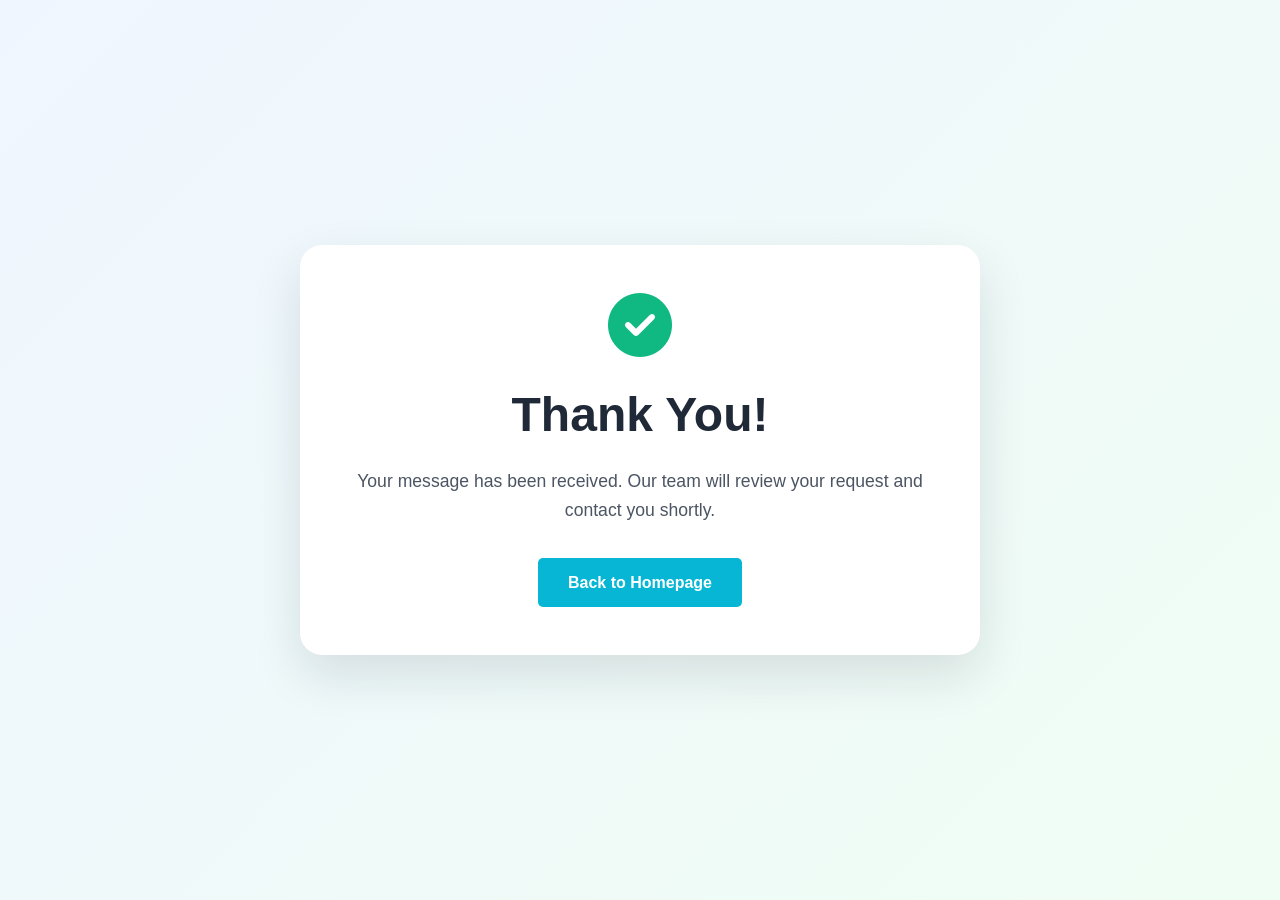
<file: thank-you.html>
<!DOCTYPE html>
<html lang="en">
<head>
    <meta charset="UTF-8">
    <meta name="viewport" content="width=device-width, initial-scale=1.0">
    <meta name="description" content="Professional cleaning services for homes and businesses in Kenya. Fast, reliable, and affordable.">
    <meta name="keywords" content="cleaning services, home cleaning, office cleaning, professional cleaners, Kenya">
    <title>Thank You | KM Cleaning Services</title>
    <link rel="stylesheet" href="css/styles.css">
    <link rel="stylesheet" href="https://cdnjs.cloudflare.com/ajax/libs/font-awesome/6.4.0/css/all.min.css">
    <style>
        body {
            background: linear-gradient(135deg, #eff6ff 0%, #f0fdf4 100%);
        }
        .thank-you-wrap {
            min-height: 100vh;
            display: grid;
            place-items: center;
            padding: 40px 20px;
        }
        .thank-you-box {
            max-width: 680px;
            background: #fff;
            border-radius: 22px;
            box-shadow: 0 20px 50px rgba(15, 23, 42, 0.12);
            padding: 48px 32px;
            text-align: center;
        }
        .thank-you-box i {
            font-size: 4rem;
            color: #10b981;
            margin-bottom: 20px;
        }
        .thank-you-box h1 {
            font-size: clamp(2rem, 4vw, 3rem);
            color: #1f2937;
            margin-bottom: 14px;
        }
        .thank-you-box p {
            font-size: 1.1rem;
            color: #4b5563;
            margin-bottom: 26px;
        }
        .thank-you-box .btn {
            margin-top: 8px;
        }
    </style>
</head>
<body>
    <div class="thank-you-wrap">
        <div class="thank-you-box">
            <i class="fas fa-check-circle"></i>
            <h1>Thank You!</h1>
            <p>Your message has been received. Our team will review your request and contact you shortly.</p>
            <a href="index.html" class="btn btn-primary">Back to Homepage</a>
        </div>
    </div>
</body>
</html>
</file>
<file: css/styles.css>
/* ==================== Global Styles ==================== */
* {
    margin: 0;
    padding: 0;
    box-sizing: border-box;
}

:root {
    --primary-color: #1e40af;
    --secondary-color: #0ea5e9;
    --accent-color: #06b6d4;
    --dark-color: #1f2937;
    --light-color: #f3f4f6;
    --text-color: #374151;
    --border-color: #e5e7eb;
    --success-color: #10b981;
    --white: #ffffff;
    --shadow: 0 4px 6px rgba(0, 0, 0, 0.1);
    --shadow-lg: 0 10px 25px rgba(0, 0, 0, 0.15);
}

html {
    scroll-behavior: smooth;
}

body {
    font-family: 'Segoe UI', Tahoma, Geneva, Verdana, sans-serif;
    line-height: 1.6;
    color: var(--text-color);
    background-color: var(--white);
}

.container {
    max-width: 1200px;
    margin: 0 auto;
    padding: 0 20px;
}

/* ==================== Navigation ==================== */
.navbar {
    background-color: var(--white);
    box-shadow: var(--shadow);
    position: sticky;
    top: 0;
    z-index: 1000;
    padding: 1rem 0;
}

.nav-wrapper {
    display: flex;
    justify-content: space-between;
    align-items: center;
}

.logo {
    display: flex;
    align-items: center;
    gap: 10px;
    font-size: 1.5rem;
    font-weight: 700;
    color: var(--primary-color);
}

.logo i {
    color: var(--accent-color);
    font-size: 1.8rem;
}

.nav-menu {
    display: flex;
    list-style: none;
    gap: 2rem;
}

.nav-menu a {
    text-decoration: none;
    color: var(--text-color);
    font-weight: 500;
    transition: color 0.3s ease;
    position: relative;
}

.nav-menu a:hover,
.nav-menu a.active {
    color: var(--primary-color);
}

.nav-menu a::after {
    content: '';
    position: absolute;
    bottom: -5px;
    left: 0;
    width: 0;
    height: 2px;
    background-color: var(--primary-color);
    transition: width 0.3s ease;
}

.nav-menu a:hover::after,
.nav-menu a.active::after {
    width: 100%;
}

.hamburger {
    display: none;
    flex-direction: column;
    cursor: pointer;
}

.hamburger span {
    width: 25px;
    height: 3px;
    background-color: var(--primary-color);
    margin: 5px 0;
    transition: 0.3s;
}

/* ==================== Hero Section ==================== */
.hero {
    background: linear-gradient(135deg, var(--primary-color) 0%, var(--secondary-color) 100%);
    color: var(--white);
    padding: 120px 20px;
    min-height: 600px;
    display: flex;
    align-items: center;
    justify-content: center;
    overflow: hidden;
}

.hero-layout {
    display: grid;
    grid-template-columns: 1.1fr 0.9fr;
    align-items: center;
    gap: 40px;
    width: 100%;
}

.hero-content {
    text-align: left;
    position: relative;
    z-index: 2;
}

.eyebrow {
    display: inline-block;
    background: rgba(255, 255, 255, 0.12);
    border: 1px solid rgba(255, 255, 255, 0.2);
    color: #e0f2fe;
    padding: 8px 14px;
    border-radius: 999px;
    font-size: 0.8rem;
    font-weight: 700;
    letter-spacing: 0.08em;
    text-transform: uppercase;
    margin-bottom: 18px;
}

.hero-content h1 {
    font-size: clamp(2.4rem, 4vw, 4.5rem);
    margin-bottom: 20px;
    font-weight: 800;
    line-height: 1.1;
    animation: slideDown 0.8s ease;
}

.hero-content p {
    font-size: 1.2rem;
    margin-bottom: 40px;
    opacity: 0.95;
    max-width: 620px;
    animation: slideUp 0.8s ease;
}

.hero-buttons {
    display: flex;
    gap: 20px;
    justify-content: flex-start;
    flex-wrap: wrap;
    animation: slideUp 1s ease;
}

.hero-stats {
    display: flex;
    gap: 30px;
    margin-top: 36px;
    animation: slideUp 1.2s ease;
    flex-wrap: wrap;
}

.hero-stats div {
    min-width: 110px;
}

.hero-stats strong {
    display: block;
    font-size: 1.9rem;
    color: #fff;
    margin-bottom: 4px;
}

.hero-stats span {
    color: rgba(255,255,255,0.8);
    font-size: 0.85rem;
}

.hero-visual {
    position: relative;
    display: flex;
    align-items: center;
    justify-content: center;
    min-height: 440px;
}

.hero-visual img {
    position: relative;
    z-index: 2;
    width: min(100%, 560px);
    filter: drop-shadow(0 28px 35px rgba(15, 23, 42, 0.2));
    animation: floatCard 4.5s ease-in-out infinite;
}

.orb {
    position: absolute;
    border-radius: 50%;
    filter: blur(6px);
    opacity: 0.8;
}

.orb-one {
    width: 180px;
    height: 180px;
    background: rgba(255,255,255,0.18);
    right: 10%;
    top: 10%;
    animation: pulseOrb 6s ease-in-out infinite;
}

.orb-two {
    width: 220px;
    height: 220px;
    background: rgba(125, 211, 252, 0.22);
    left: 5%;
    bottom: 4%;
    animation: pulseOrb 7s ease-in-out infinite reverse;
}

@keyframes slideDown {
    from {
        opacity: 0;
        transform: translateY(-30px);
    }
    to {
        opacity: 1;
        transform: translateY(0);
    }
}

@keyframes slideUp {
    from {
        opacity: 0;
        transform: translateY(30px);
    }
    to {
        opacity: 1;
        transform: translateY(0);
    }
}

@keyframes floatCard {
    0%, 100% {
        transform: translateY(0px);
    }
    50% {
        transform: translateY(-12px);
    }
}

@keyframes pulseOrb {
    0%, 100% {
        transform: scale(1);
        opacity: 0.7;
    }
    50% {
        transform: scale(1.14);
        opacity: 1;
    }
}

/* ==================== Buttons ==================== */
.btn {
    padding: 12px 30px;
    border: none;
    border-radius: 5px;
    font-size: 1rem;
    font-weight: 600;
    cursor: pointer;
    transition: all 0.3s ease;
    text-decoration: none;
    display: inline-block;
}

.btn-primary {
    background-color: var(--accent-color);
    color: var(--white);
}

.btn-primary:hover {
    background-color: #0891b2;
    transform: translateY(-2px);
    box-shadow: var(--shadow-lg);
}

.btn-secondary {
    background-color: transparent;
    color: var(--white);
    border: 2px solid var(--white);
}

.btn-secondary:hover {
    background-color: var(--white);
    color: var(--primary-color);
    transform: translateY(-2px);
}

/* ==================== Services Section ==================== */
.services {
    padding: 80px 20px;
    background-color: var(--light-color);
}

.services h2,
.about h2,
.testimonials h2,
.contact h2 {
    font-size: 2.5rem;
    margin-bottom: 50px;
    text-align: center;
    color: var(--dark-color);
    position: relative;
}

.services h2::after,
.about h2::after,
.testimonials h2::after,
.contact h2::after {
    content: '';
    position: absolute;
    bottom: -15px;
    left: 50%;
    transform: translateX(-50%);
    width: 60px;
    height: 4px;
    background-color: var(--primary-color);
    border-radius: 2px;
}

.services-grid {
    display: grid;
    grid-template-columns: repeat(auto-fit, minmax(300px, 1fr));
    gap: 30px;
}

.service-card {
    background-color: var(--white);
    padding: 40px 20px;
    border-radius: 10px;
    text-align: center;
    box-shadow: var(--shadow);
    transition: all 0.3s ease;
    cursor: pointer;
}

.service-card:hover {
    transform: translateY(-10px);
    box-shadow: var(--shadow-lg);
}

.service-icon {
    font-size: 3rem;
    color: var(--accent-color);
    margin-bottom: 20px;
}

.service-card h3 {
    font-size: 1.3rem;
    margin-bottom: 15px;
    color: var(--dark-color);
}

.service-card p {
    color: var(--text-color);
    line-height: 1.8;
}

/* ==================== About Section ==================== */
.about {
    padding: 80px 20px;
}

.about-content {
    display: grid;
    grid-template-columns: 1fr 1fr;
    gap: 50px;
    align-items: center;
}

.about-text h2 {
    text-align: left;
    margin-bottom: 30px;
}

.about-text h2::after {
    left: 0;
}

.about-text p {
    font-size: 1.1rem;
    line-height: 1.8;
    margin-bottom: 30px;
    color: var(--text-color);
}

.about-features {
    display: flex;
    flex-direction: column;
    gap: 15px;
}

.feature {
    display: flex;
    align-items: center;
    gap: 15px;
    font-size: 1.1rem;
}

.feature i {
    color: var(--success-color);
    font-size: 1.3rem;
}

.about-image {
    display: flex;
    align-items: center;
    justify-content: center;
}

.about-image img {
    width: 100%;
    max-width: 540px;
    border-radius: 18px;
    box-shadow: var(--shadow-lg);
    border: 1px solid rgba(30, 64, 175, 0.08);
}

/* ==================== Testimonials Section ==================== */
.testimonials {
    padding: 80px 20px;
    background-color: var(--light-color);
}

.testimonials h2 {
    margin-bottom: 50px;
}

.testimonials-grid {
    display: grid;
    grid-template-columns: repeat(auto-fit, minmax(300px, 1fr));
    gap: 30px;
}

.testimonial-card {
    background-color: var(--white);
    padding: 30px;
    border-radius: 10px;
    box-shadow: var(--shadow);
    transition: all 0.3s ease;
}

.testimonial-card:hover {
    box-shadow: var(--shadow-lg);
    transform: translateY(-5px);
}

.stars {
    color: #fbbf24;
    font-size: 1.2rem;
    margin-bottom: 15px;
}

.testimonial-card p {
    font-style: italic;
    margin-bottom: 20px;
    line-height: 1.8;
    color: var(--text-color);
}

.testimonial-card h4 {
    color: var(--dark-color);
    margin-bottom: 5px;
}

.testimonial-card span {
    color: #6b7280;
    font-size: 0.9rem;
}

/* ==================== Contact Section ==================== */
.contact {
    padding: 80px 20px;
}

.contact h2 {
    margin-bottom: 50px;
}

.contact-wrapper {
    display: grid;
    grid-template-columns: 1fr 1fr;
    gap: 50px;
}

.contact-info {
    display: flex;
    flex-direction: column;
    gap: 30px;
}

.info-item {
    display: flex;
    gap: 20px;
}

.info-item i {
    font-size: 2rem;
    color: var(--primary-color);
    min-width: 50px;
    text-align: center;
}

.info-item h3 {
    margin-bottom: 10px;
    color: var(--dark-color);
}

.info-item p {
    color: var(--text-color);
}

.info-item a {
    color: var(--primary-color);
    text-decoration: none;
    transition: color 0.3s ease;
}

.info-item a:hover {
    color: var(--accent-color);
}

.contact-form {
    display: flex;
    flex-direction: column;
    gap: 20px;
}

.form-group {
    display: flex;
    flex-direction: column;
}

.form-group input,
.form-group select,
.form-group textarea {
    padding: 12px 15px;
    border: 1px solid var(--border-color);
    border-radius: 5px;
    font-size: 1rem;
    font-family: inherit;
    transition: border-color 0.3s ease;
}

.form-group input:focus,
.form-group select:focus,
.form-group textarea:focus {
    outline: none;
    border-color: var(--primary-color);
    box-shadow: 0 0 0 3px rgba(30, 64, 175, 0.1);
}

.form-group textarea {
    resize: vertical;
}

/* ==================== Footer ==================== */
.footer {
    background-color: var(--dark-color);
    color: var(--white);
    padding: 60px 20px 20px;
}

.footer-content {
    display: grid;
    grid-template-columns: repeat(auto-fit, minmax(250px, 1fr));
    gap: 40px;
    margin-bottom: 40px;
}

.footer-section h3,
.footer-section h4 {
    margin-bottom: 20px;
    color: var(--white);
}

.footer-section p {
    color: #d1d5db;
    line-height: 1.8;
    margin-bottom: 20px;
}

.footer-section ul {
    list-style: none;
}

.footer-section ul li {
    margin-bottom: 10px;
}

.footer-section a {
    color: #d1d5db;
    text-decoration: none;
    transition: color 0.3s ease;
}

.footer-section a:hover {
    color: var(--accent-color);
}

.social-links {
    display: flex;
    gap: 15px;
}

.social-links a {
    width: 40px;
    height: 40px;
    display: flex;
    align-items: center;
    justify-content: center;
    background-color: rgba(255, 255, 255, 0.1);
    border-radius: 50%;
    transition: all 0.3s ease;
}

.social-links a:hover {
    background-color: var(--accent-color);
    transform: translateY(-3px);
}

.footer-bottom {
    text-align: center;
    padding-top: 20px;
    border-top: 1px solid rgba(255, 255, 255, 0.1);
    color: #9ca3af;
}

/* ==================== Responsive Design ==================== */
@media (max-width: 768px) {
    .hamburger {
        display: flex;
    }

    .nav-menu {
        position: fixed;
        left: -100%;
        top: 70px;
        flex-direction: column;
        background-color: var(--white);
        width: 100%;
        text-align: center;
        transition: 0.3s;
        gap: 0;
        padding: 20px 0;
        box-shadow: var(--shadow);
    }

    .nav-menu.active {
        left: 0;
    }

    .nav-menu li {
        padding: 15px 0;
    }

    .hero-layout {
        grid-template-columns: 1fr;
        text-align: center;
    }

    .hero-content {
        text-align: center;
    }

    .hero-buttons {
        justify-content: center;
    }

    .hero-stats {
        justify-content: center;
    }

    .hero-content h1 {
        font-size: 2.5rem;
    }

    .hero-content p {
        font-size: 1.1rem;
    }

    .hero-buttons {
        flex-direction: column;
        align-items: center;
    }

    .btn {
        width: 100%;
        max-width: 300px;
    }

    .about-content {
        grid-template-columns: 1fr;
        gap: 30px;
    }

    .about-image {
        order: -1;
    }

    .contact-wrapper {
        grid-template-columns: 1fr;
        gap: 30px;
    }

    .services h2,
    .about h2,
    .testimonials h2,
    .contact h2 {
        font-size: 2rem;
    }

    .services,
    .about,
    .testimonials,
    .contact {
        padding: 60px 20px;
    }
}

@media (max-width: 480px) {
    .hero-content h1 {
        font-size: 2rem;
    }

    .services-grid,
    .testimonials-grid {
        grid-template-columns: 1fr;
    }

    .services h2,
    .about h2,
    .testimonials h2,
    .contact h2 {
        font-size: 1.8rem;
    }

    .nav-menu {
        gap: 0;
    }

    .footer-content {
        grid-template-columns: 1fr;
        gap: 30px;
    }
}

/* ==================== Animations ==================== */
@keyframes fadeIn {
    from {
        opacity: 0;
    }
    to {
        opacity: 1;
    }
}

@keyframes slideInLeft {
    from {
        opacity: 0;
        transform: translateX(-30px);
    }
    to {
        opacity: 1;
        transform: translateX(0);
    }
}

@keyframes slideInRight {
    from {
        opacity: 0;
        transform: translateX(30px);
    }
    to {
        opacity: 1;
        transform: translateX(0);
    }
}

.fade-in {
    animation: fadeIn 0.6s ease-in;
}

/* ==================== Utility Classes ==================== */
.text-center {
    text-align: center;
}

.mt-20 {
    margin-top: 20px;
}

.mt-40 {
    margin-top: 40px;
}

.mb-20 {
    margin-bottom: 20px;
}

.mb-40 {
    margin-bottom: 40px;
}
</file>
